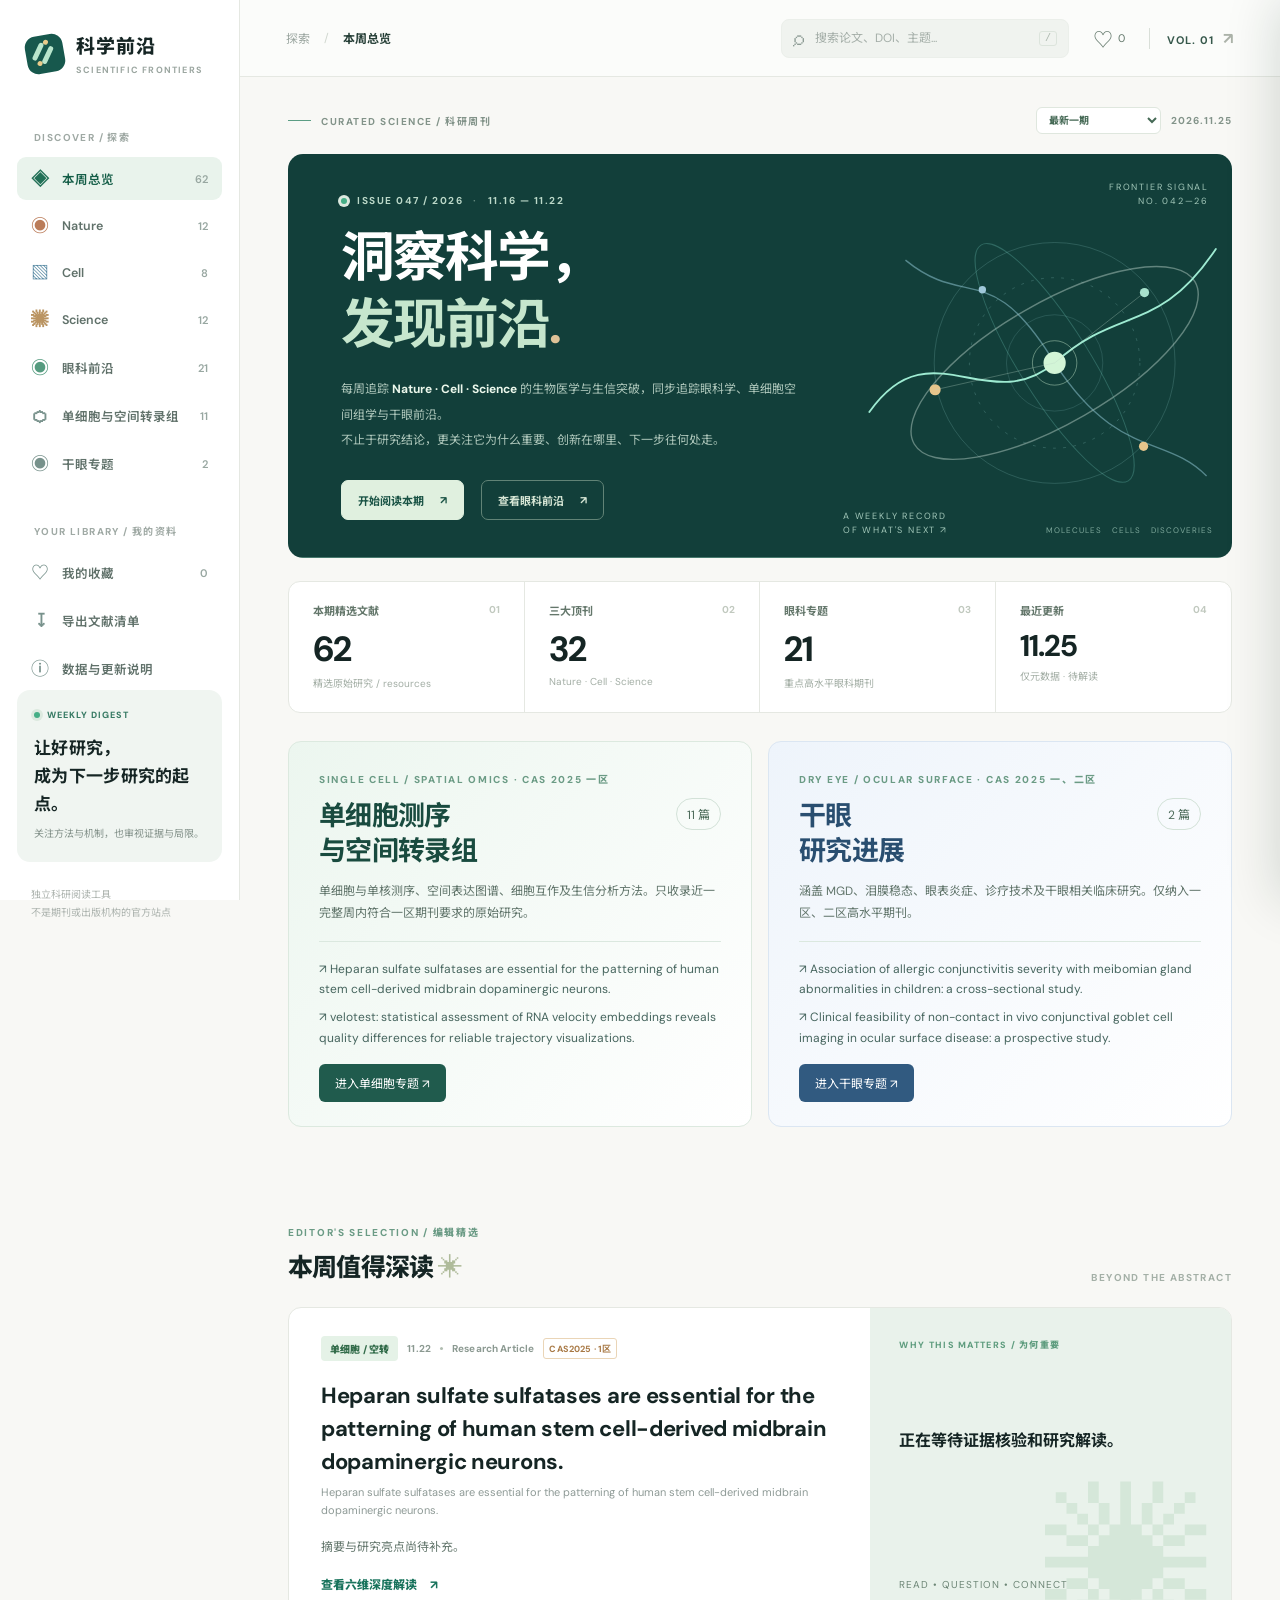
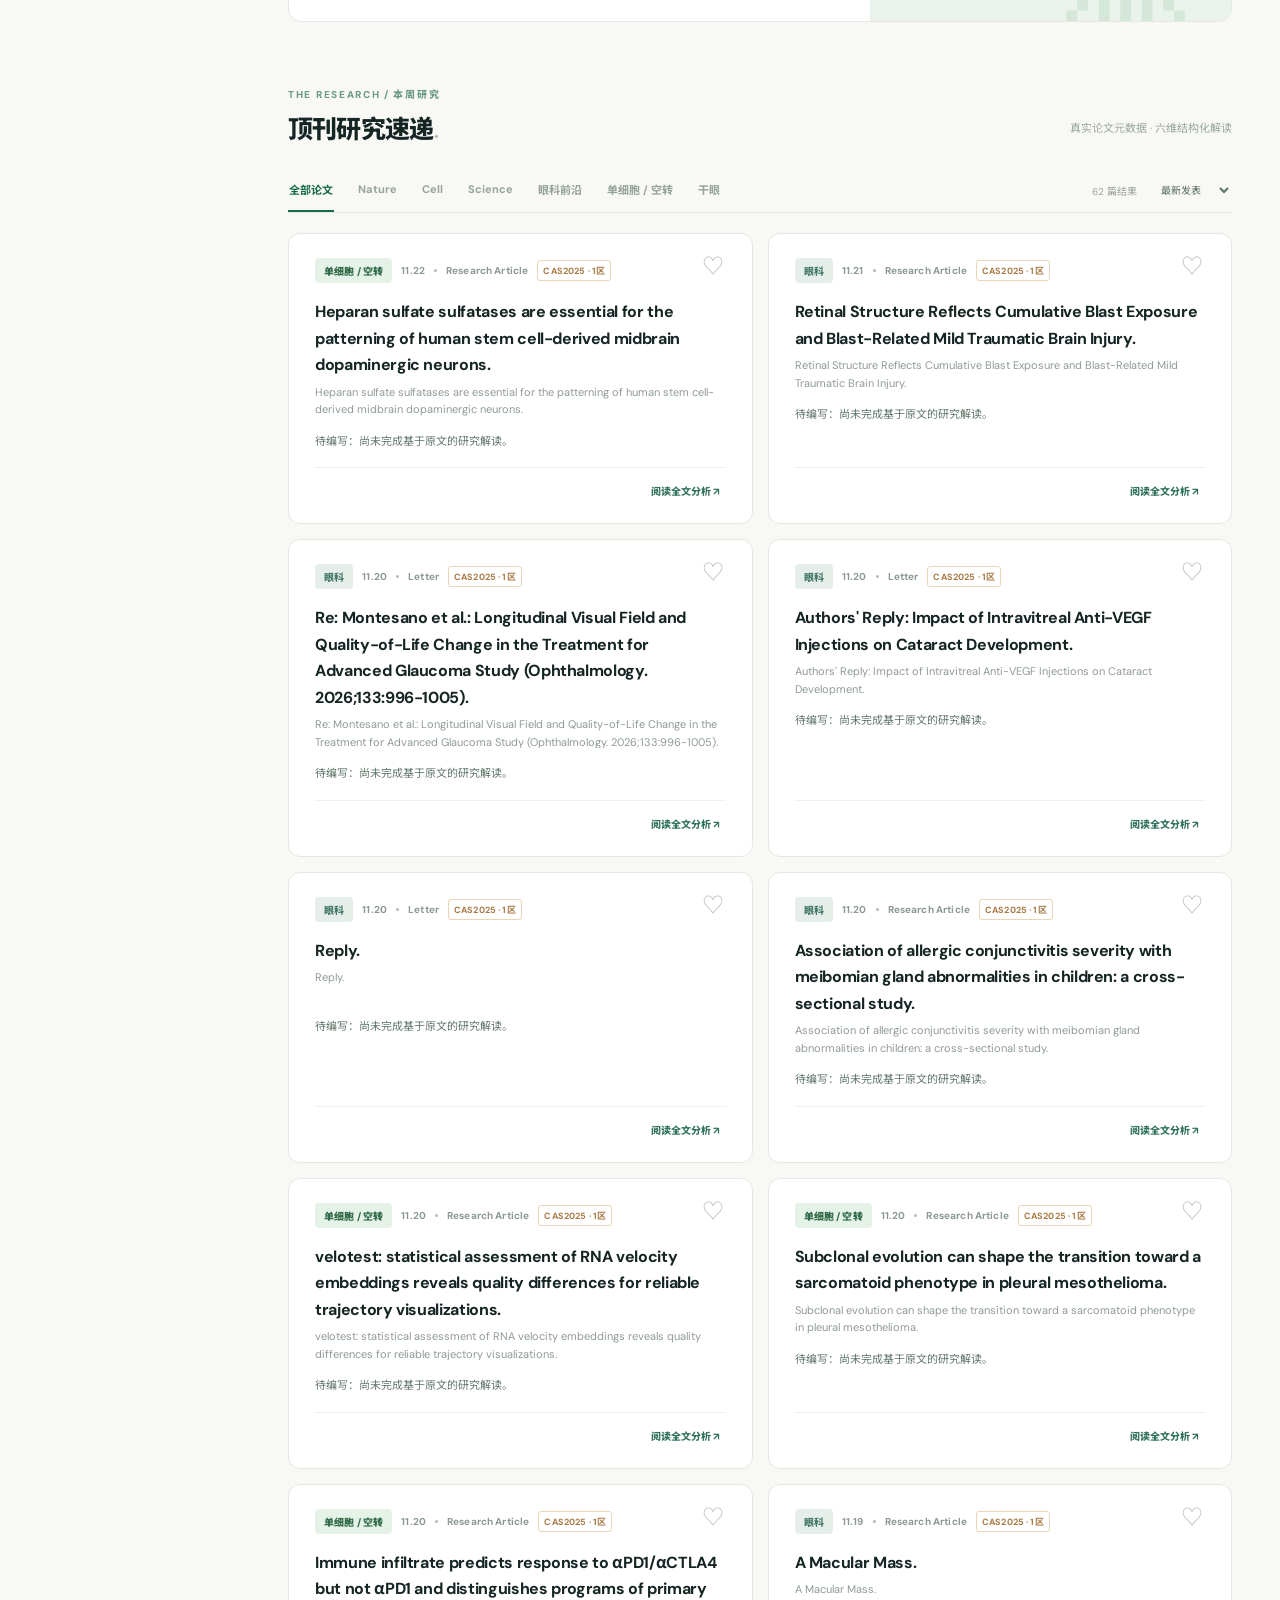
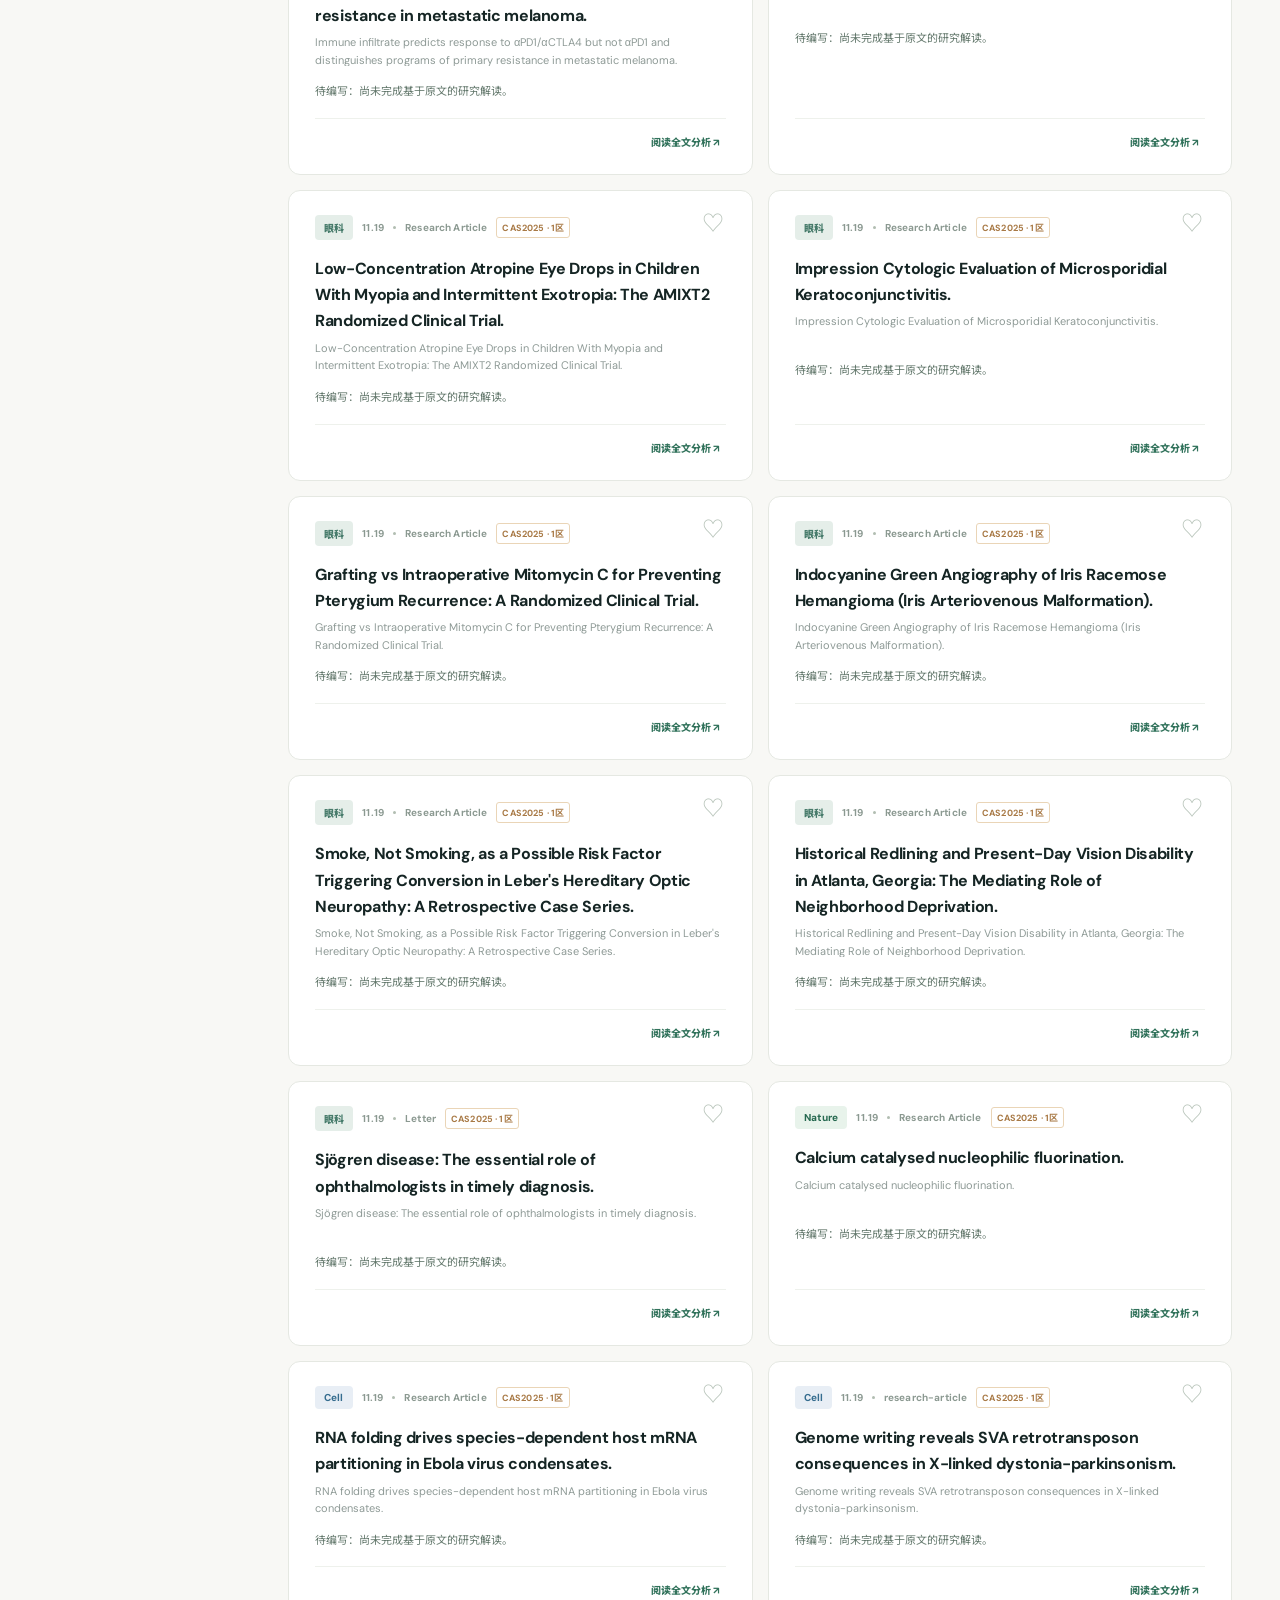
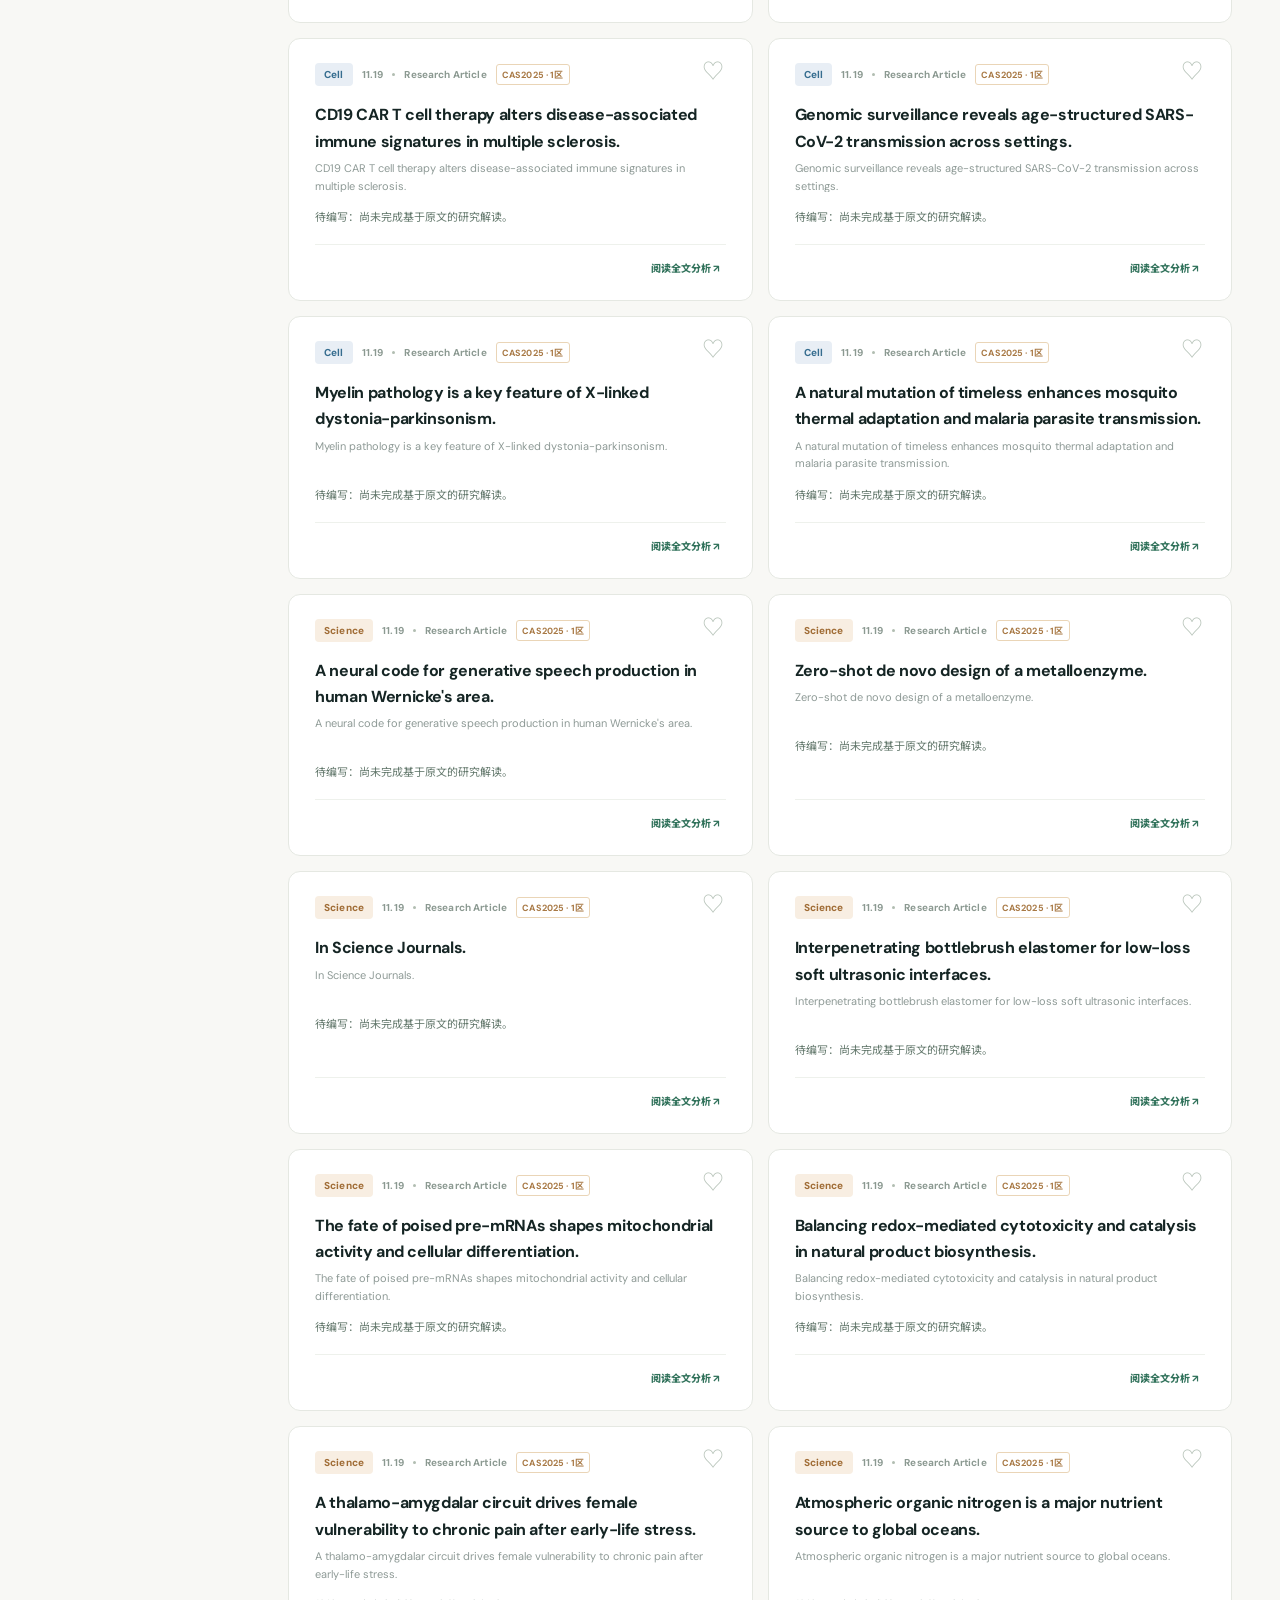
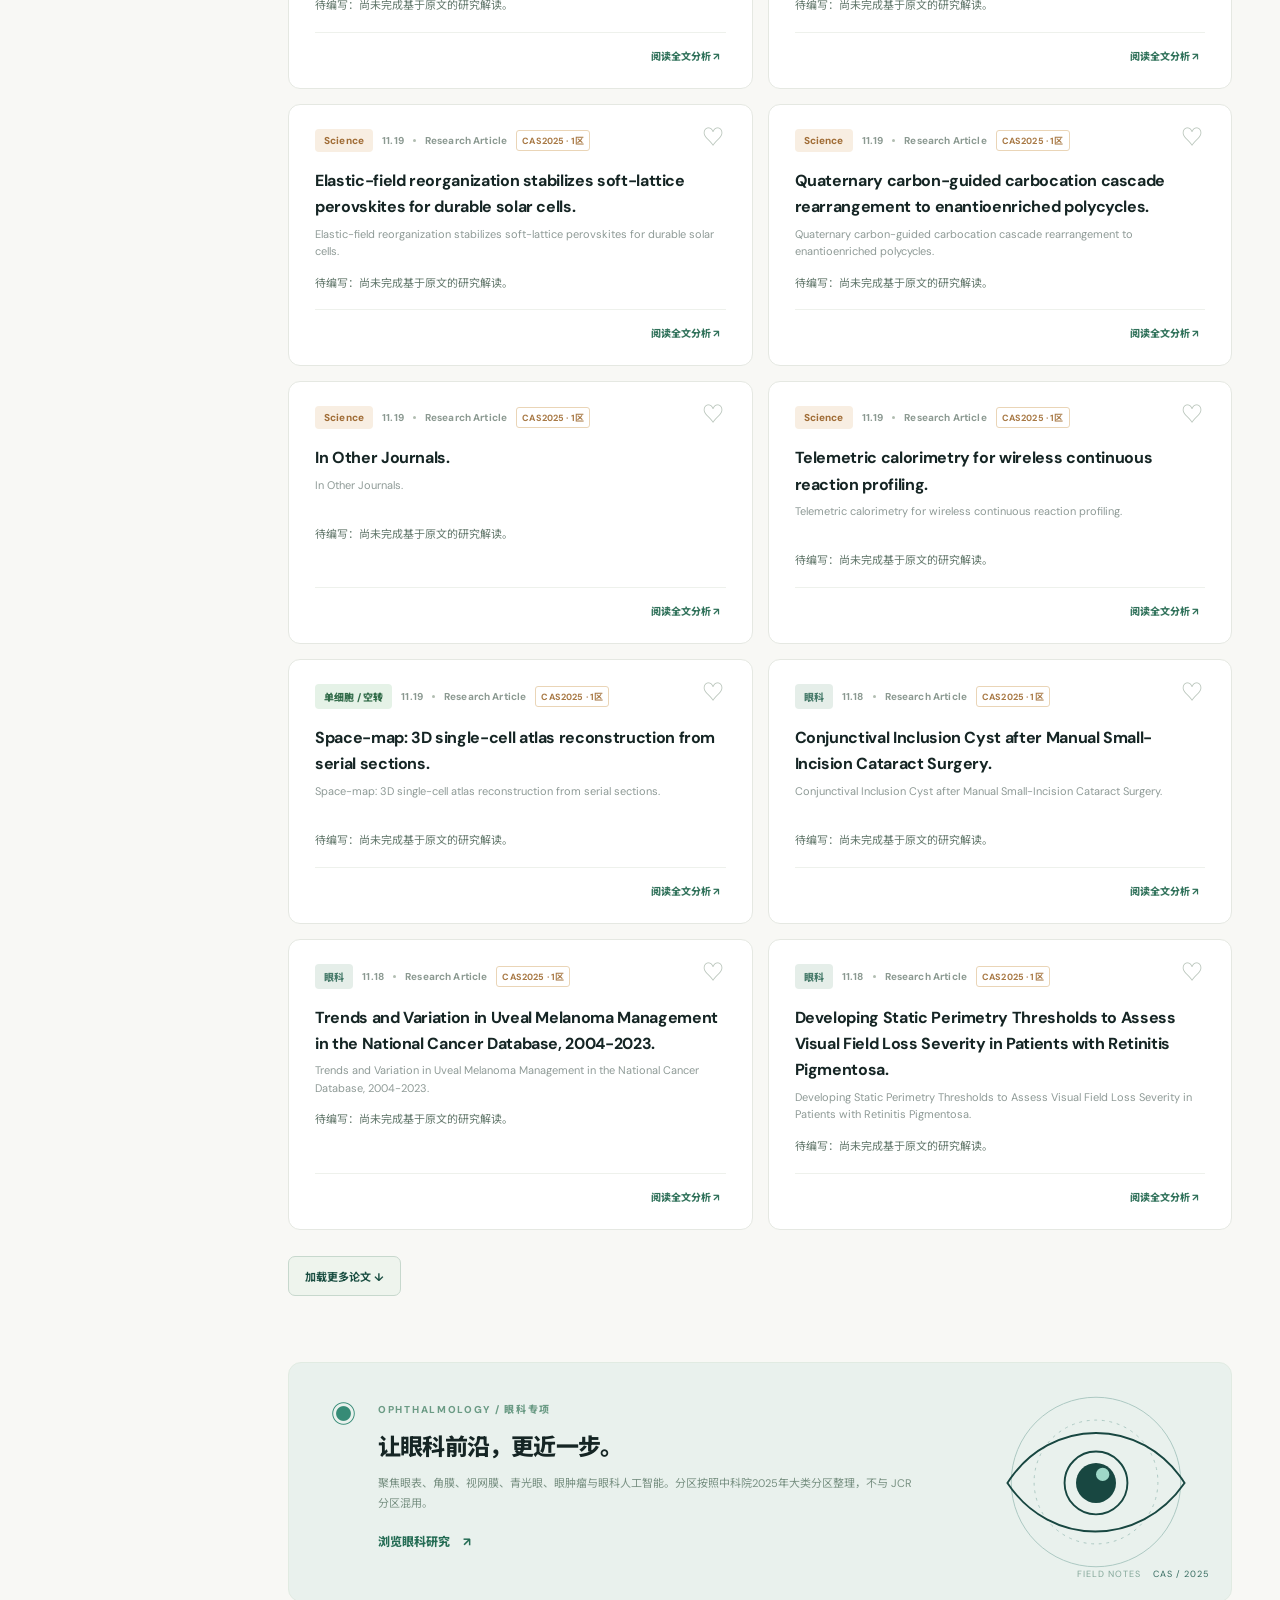
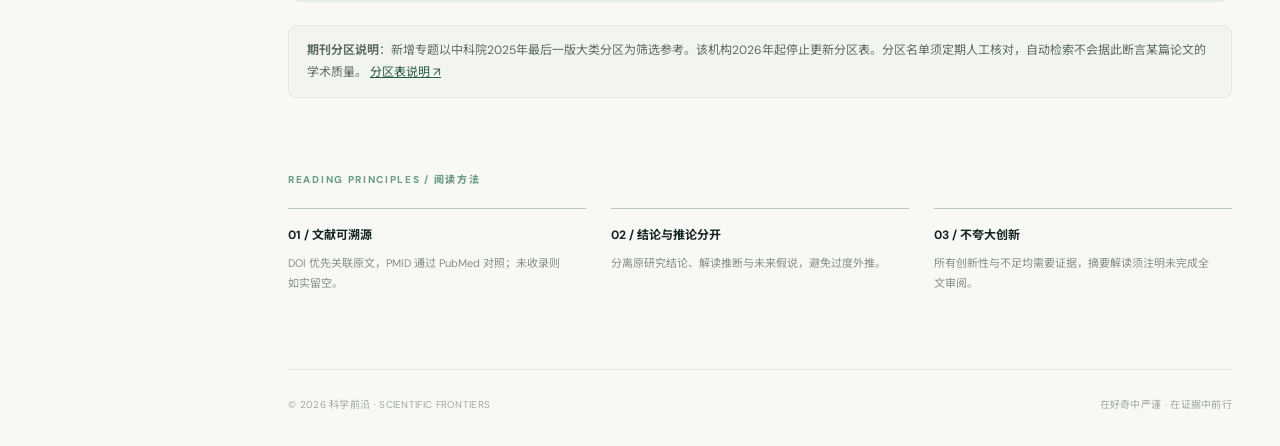
<file: index.html>
<!doctype html>
<html lang="zh-CN">
<head>
  <meta charset="utf-8" />
  <meta name="viewport" content="width=device-width, initial-scale=1" />
  <meta name="description" content="科学前沿｜每周精选 Nature、Cell、Science 生物医学与生物信息学研究，以及眼科、单细胞与空间组学、干眼专题最新研究。" />
  <meta name="theme-color" content="#f8f8f5" />
  <title>科学前沿 · Scientific Frontiers</title>
  <link rel="preconnect" href="https://fonts.googleapis.com" />
  <link rel="preconnect" href="https://fonts.gstatic.com" crossorigin />
  <link href="https://fonts.googleapis.com/css2?family=DM+Sans:wght@400;500;600;700&family=Noto+Sans+SC:wght@400;500;600;700;800&display=swap" rel="stylesheet" />
  <link rel="stylesheet" href="styles.css" />
  <script src="data/initial.js" defer></script>
  <script src="app.js" defer></script>
</head>
<body>
<div class="shell">
  <aside class="sidebar" id="sidebar" aria-label="主导航">
    <a class="brand" href="#top" data-nav="all"><span class="brand-logo" aria-hidden="true"><i></i><i></i><i></i><i></i></span><span class="brand-copy"><b>科学前沿</b><small>SCIENTIFIC FRONTIERS</small></span></a>
    <div class="nav-caption">DISCOVER / 探索</div>
    <nav class="nav-list" id="mainNav">
      <button class="nav-item active" data-nav="all"><span class="nav-glyph">◈</span> 本周总览 <span class="nav-count" id="cnt-all">—</span></button>
      <button class="nav-item" data-nav="Nature"><span class="nav-glyph glyph-nature">◉</span> Nature <span class="nav-count" id="cnt-Nature">—</span></button>
      <button class="nav-item" data-nav="Cell"><span class="nav-glyph glyph-cell">▧</span> Cell <span class="nav-count" id="cnt-Cell">—</span></button>
      <button class="nav-item" data-nav="Science"><span class="nav-glyph glyph-science">✺</span> Science <span class="nav-count" id="cnt-Science">—</span></button>
      <button class="nav-item" data-nav="Eye"><span class="nav-glyph glyph-eye">◉</span> 眼科前沿 <span class="nav-count" id="cnt-Eye">—</span></button>
      <button class="nav-item" data-nav="SingleCell"><span class="nav-glyph">⬡</span> 单细胞与空间转录组 <span class="nav-count" id="cnt-SingleCell">—</span></button>
      <button class="nav-item" data-nav="DryEye"><span class="nav-glyph">◉</span> 干眼专题 <span class="nav-count" id="cnt-DryEye">—</span></button>
    </nav>
    <div class="nav-caption second-caption">YOUR LIBRARY / 我的资料</div>
    <nav class="nav-list">
      <button class="nav-item" data-nav="saved"><span class="nav-glyph">♡</span> 我的收藏 <span class="nav-count" id="cnt-saved">0</span></button>
      <button class="nav-item" id="exportBtn"><span class="nav-glyph">↧</span> 导出文献清单</button>
      <button class="nav-item" id="helpBtn"><span class="nav-glyph">ⓘ</span> 数据与更新说明</button>
    </nav>
    <div class="sidebar-bottom"><div class="sidebar-note"><div class="pulse"><span></span> WEEKLY DIGEST</div><strong>让好研究，<br>成为下一步研究的起点。</strong><p>关注方法与机制，也审视证据与局限。</p></div><div class="side-foot">独立科研阅读工具<br>不是期刊或出版机构的官方站点</div></div>
  </aside>
  <div class="app-main" id="top">
    <header class="topbar"><div class="breadcrumb"><button class="mobile-menu" id="menuBtn" aria-label="打开菜单">☰</button><span>探索</span><span class="slash">/</span><strong id="breadCurrent">本周总览</strong></div><div class="top-actions"><div class="search-wrap"><span class="search-icon">⌕</span><input id="searchInput" type="search" placeholder="搜索论文、DOI、主题..." aria-label="搜索论文" /><kbd>/</kbd></div><button class="icon-btn" id="bookmarkTop" aria-label="查看收藏">♡ <span id="topSavedCount">0</span></button><span class="issue-id">VOL. 01 <span>↗</span></span></div></header>
    <main class="content">
      <div class="topline"><span class="line-mark"></span><span>CURATED SCIENCE / 科研周刊</span><span class="topline-date" id="todayDate">2026.10.18</span></div>
      <section class="hero" id="hero"><div class="hero-content"><div class="hero-eyebrow"><span class="hero-dot"></span><span id="issueLabel">ISSUE 042 / 2026</span> <span class="hero-separator">·</span> <span id="issueRange">10.12 — 10.18</span></div><h1>洞察科学，<br><em>发现前沿<span class="hero-period">.</span></em></h1><p>每周追踪 <b>Nature · Cell · Science</b> 的生物医学与生信突破，同步追踪眼科学、单细胞空间组学与干眼前沿。<br>不止于研究结论，更关注它为什么重要、创新在哪里、下一步往何处走。</p><div class="hero-buttons"><button class="btn-light" id="readLatest">开始阅读本期 <span>↗</span></button><button class="btn-ghost" id="jumpEye">查看眼科前沿 <span>↗</span></button></div></div><div class="hero-art" aria-hidden="true"><div class="art-label top">FRONTIER SIGNAL<br>NO. 042—26</div><svg viewBox="0 0 460 335" fill="none"><circle cx="250" cy="175" r="130" stroke="#7BB4B1" stroke-opacity=".28"/><circle cx="250" cy="175" r="92" stroke="#7BB4B1" stroke-opacity=".33" stroke-dasharray="3 8"/><circle cx="250" cy="175" r="52" stroke="#7BB4B1" stroke-opacity=".23"/><ellipse cx="250" cy="175" rx="175" ry="65" transform="rotate(-30 250 175)" stroke="#C9DFD6" stroke-opacity=".43" stroke-width="1.5"/><ellipse cx="250" cy="175" rx="150" ry="38" transform="rotate(58 250 175)" stroke="#72C5B8" stroke-opacity=".3"/><path d="M50 228 C115 135 177 235 250 175 C320 112 362 145 424 52" stroke="#9EEBD2" stroke-width="2" stroke-linecap="round"/><path d="M89 64 C155 118 181 61 250 175 C317 279 370 252 414 297" stroke="#83B7C4" stroke-opacity=".6" stroke-width="1.5"/><circle cx="250" cy="175" r="12" fill="#D3F5D7"/><circle cx="250" cy="175" r="24" stroke="#D3F5D7" stroke-opacity=".45"/><circle cx="121" cy="204" r="6" fill="#E6C58B"/><circle cx="347" cy="99" r="5" fill="#A7E1CD"/><circle cx="346" cy="265" r="5" fill="#E6C58B"/><circle cx="172" cy="96" r="4" fill="#9FC7D9"/><path d="M250 175 L347 99 M250 175 L121 204" stroke="#B7D4C4" stroke-opacity=".35"/></svg><div class="orbit-caption"><span>MOLECULES</span><span>CELLS</span><span>DISCOVERIES</span></div><div class="art-label bottom">A WEEKLY RECORD<br>OF WHAT'S NEXT ↗</div></div></section>
      <section class="metric-row" id="metrics"><div class="metric"><div class="metric-label">本期精选文献 <span>01</span></div><div class="metric-value" id="statTotal">—</div><div class="metric-sub">精选原始研究 / resources</div></div><div class="metric"><div class="metric-label">三大顶刊 <span>02</span></div><div class="metric-value" id="statTop">—</div><div class="metric-sub">Nature · Cell · Science</div></div><div class="metric"><div class="metric-label">眼科专题 <span>03</span></div><div class="metric-value" id="statEye">—</div><div class="metric-sub">重点高水平眼科期刊</div></div><div class="metric"><div class="metric-label">最近更新 <span>04</span></div><div class="metric-value metric-date" id="statDate">10.18</div><div class="metric-sub" id="dataState">首期人工整理 · 可追溯</div></div></section>
      <section class="topic-row" id="topicSection" aria-label="新增前沿专题">
        <article class="topic-panel singlecell-panel"><div class="kicker">SINGLE CELL / SPATIAL OMICS · CAS 2025 一区</div><div class="topic-head"><h2>单细胞测序<br>与空间转录组</h2><span id="topicCountSingleCell">— 篇</span></div><p>单细胞与单核测序、空间表达图谱、细胞互作及生信分析方法。只收录近一完整周内符合一区期刊要求的原始研究。</p><div class="topic-latest" id="topicLatestSingleCell">正在载入本周研究…</div><button class="topic-go" data-topic="SingleCell">进入单细胞专题 ↗</button></article>
        <article class="topic-panel dryeye-panel"><div class="kicker">DRY EYE / OCULAR SURFACE · CAS 2025 一、二区</div><div class="topic-head"><h2>干眼<br>研究进展</h2><span id="topicCountDryEye">— 篇</span></div><p>涵盖 MGD、泪膜稳态、眼表炎症、诊疗技术及干眼相关临床研究。仅纳入一区、二区高水平期刊。</p><div class="topic-latest" id="topicLatestDryEye">正在载入本周研究…</div><button class="topic-go" data-topic="DryEye">进入干眼专题 ↗</button></article>
      </section>
      <section class="feature-block" id="feature"><div class="section-heading"><div><div class="kicker">EDITOR'S SELECTION / 编辑精选</div><h2>本周值得深读 <span class="heading-star">✳</span></h2></div><span class="eyebrow-aside">BEYOND THE ABSTRACT</span></div><div id="featuredCard"></div></section>
      <section class="papers-section" id="papers"><div class="section-heading paper-heading"><div><div class="kicker">THE RESEARCH / 本周研究</div><h2 id="listTitle">顶刊研究速递<span class="heading-star">.</span></h2></div><p>真实论文元数据 · 六维结构化解读</p></div><div class="filter-bar"><div class="filter-tabs" id="filterTabs"><button class="filter active" data-filter="all">全部论文</button><button class="filter" data-filter="Nature">Nature</button><button class="filter" data-filter="Cell">Cell</button><button class="filter" data-filter="Science">Science</button><button class="filter" data-filter="Eye">眼科前沿</button><button class="filter" data-filter="SingleCell">单细胞 / 空转</button><button class="filter" data-filter="DryEye">干眼</button></div><div class="filter-right"><span id="resultCount">— 篇结果</span><select id="sortSelect" aria-label="排序"><option value="newest">最新发表</option><option value="oldest">最早发表</option><option value="journal">按期刊排序</option></select></div></div><div class="papers-grid" id="paperGrid"></div><div id="loadMoreWrap" hidden style="text-align:center;margin:26px 0"><button id="loadMoreBtn" class="btn-light" style="color:#194d41;background:#eef4ed;border:1px solid #c7d8cd;cursor:pointer">加载更多论文 ↓</button></div><div class="empty-state" id="emptyState" hidden><span>⌕</span><strong>没有找到匹配的研究</strong><p>请调整筛选条件或搜索关键词。</p><button id="clearFilters">清除筛选</button></div></section>
      <section class="eye-strip" id="eyeSection"><div class="eye-identity"><span class="eye-icon">◉</span><div><div class="kicker">OPHTHALMOLOGY / 眼科专项</div><h2>让眼科前沿，更近一步。</h2><p>聚焦眼表、角膜、视网膜、青光眼、眼肿瘤与眼科人工智能。分区按照中科院2025年大类分区整理，不与 JCR 分区混用。</p><button class="eye-go" id="eyeExplore">浏览眼科研究 <span>↗</span></button></div></div><div class="eye-visual" aria-hidden="true"><svg viewBox="0 0 210 210" fill="none"><circle cx="105" cy="105" r="89" stroke="#a9c7c0" stroke-width="1"/><circle cx="105" cy="105" r="65" stroke="#a9c7c0" stroke-width="1" stroke-dasharray="3 5"/><path d="M12 106 C57 36 153 36 198 106 C151 174 57 174 12 106Z" stroke="#184741" stroke-width="2"/><circle cx="105" cy="106" r="33" stroke="#184741" stroke-width="2"/><circle cx="105" cy="106" r="21" fill="#184741"/><circle cx="112" cy="97" r="7" fill="#9ed8c8"/></svg><div class="eye-visual-meta">FIELD NOTES <span>CAS / 2025</span></div></div></section>
      <section class="ranking-note"><b>期刊分区说明</b>：新增专题以中科院2025年最后一版大类分区为筛选参考。该机构2026年起停止更新分区表。分区名单须定期人工核对，自动检索不会据此断言某篇论文的学术质量。 <a href="https://www.lib.szu.edu.cn/er/fenqubiao" target="_blank" rel="noopener noreferrer">分区表说明 ↗</a></section>
      <section class="principles"><div class="kicker">READING PRINCIPLES / 阅读方法</div><div class="principles-row"><div><b>01 / 文献可溯源</b><p>DOI 优先关联原文，PMID 通过 PubMed 对照；未收录则如实留空。</p></div><div><b>02 / 结论与推论分开</b><p>分离原研究结论、解读推断与未来假说，避免过度外推。</p></div><div><b>03 / 不夸大创新</b><p>所有创新性与不足均需要证据，摘要解读须注明未完成全文审阅。</p></div></div></section>
      <footer><span>© 2026 科学前沿 · SCIENTIFIC FRONTIERS</span><span>在好奇中严谨 · 在证据中前行</span></footer>
    </main>
  </div>
</div>
<div id="drawerShade" class="drawer-shade" hidden></div>
<aside id="detailDrawer" class="detail-drawer" role="dialog" aria-modal="true" aria-labelledby="detailTitle" aria-hidden="true"><div class="drawer-top"><span>RESEARCH BRIEF / 论文深读</span><button id="closeDrawer" aria-label="关闭详情">✕</button></div><div class="drawer-scroll" id="drawerBody"></div></aside>
<div id="toast" class="toast" role="status" aria-live="polite"></div>
</body>
</html>
</file>
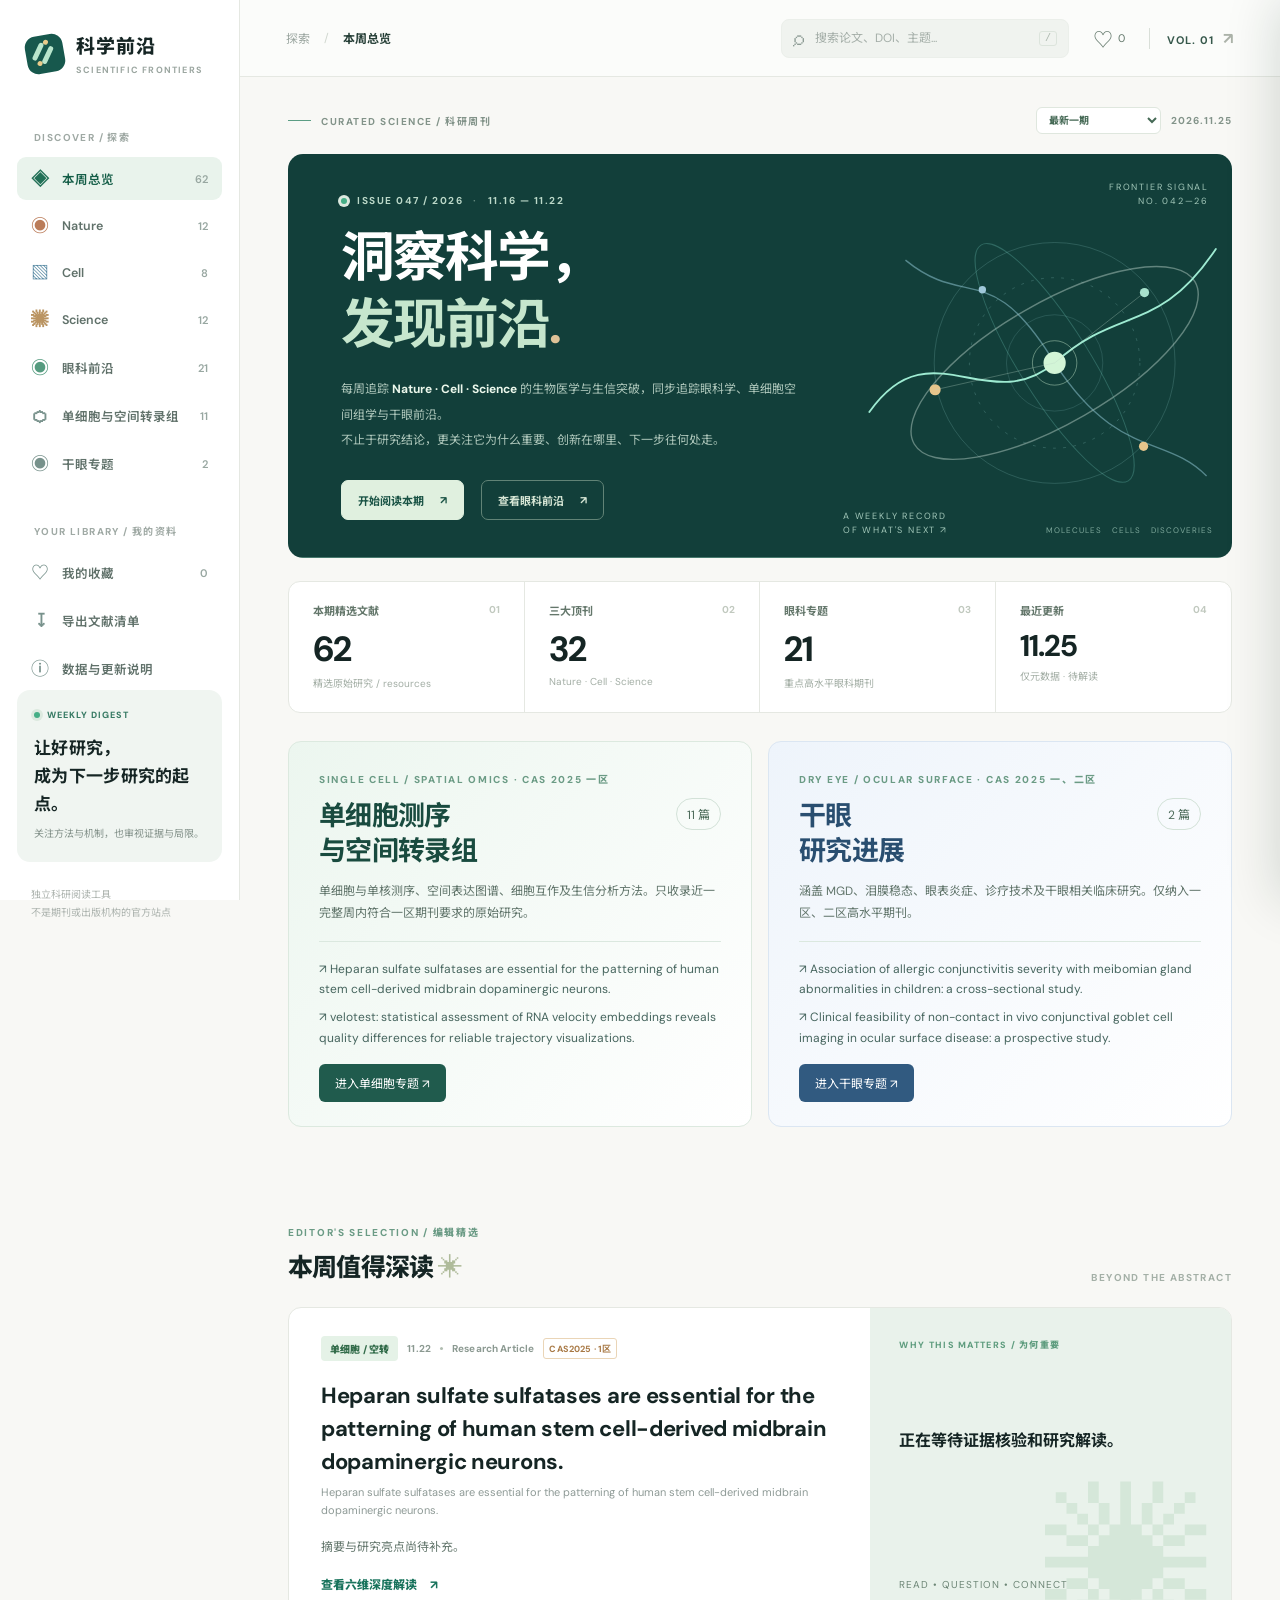
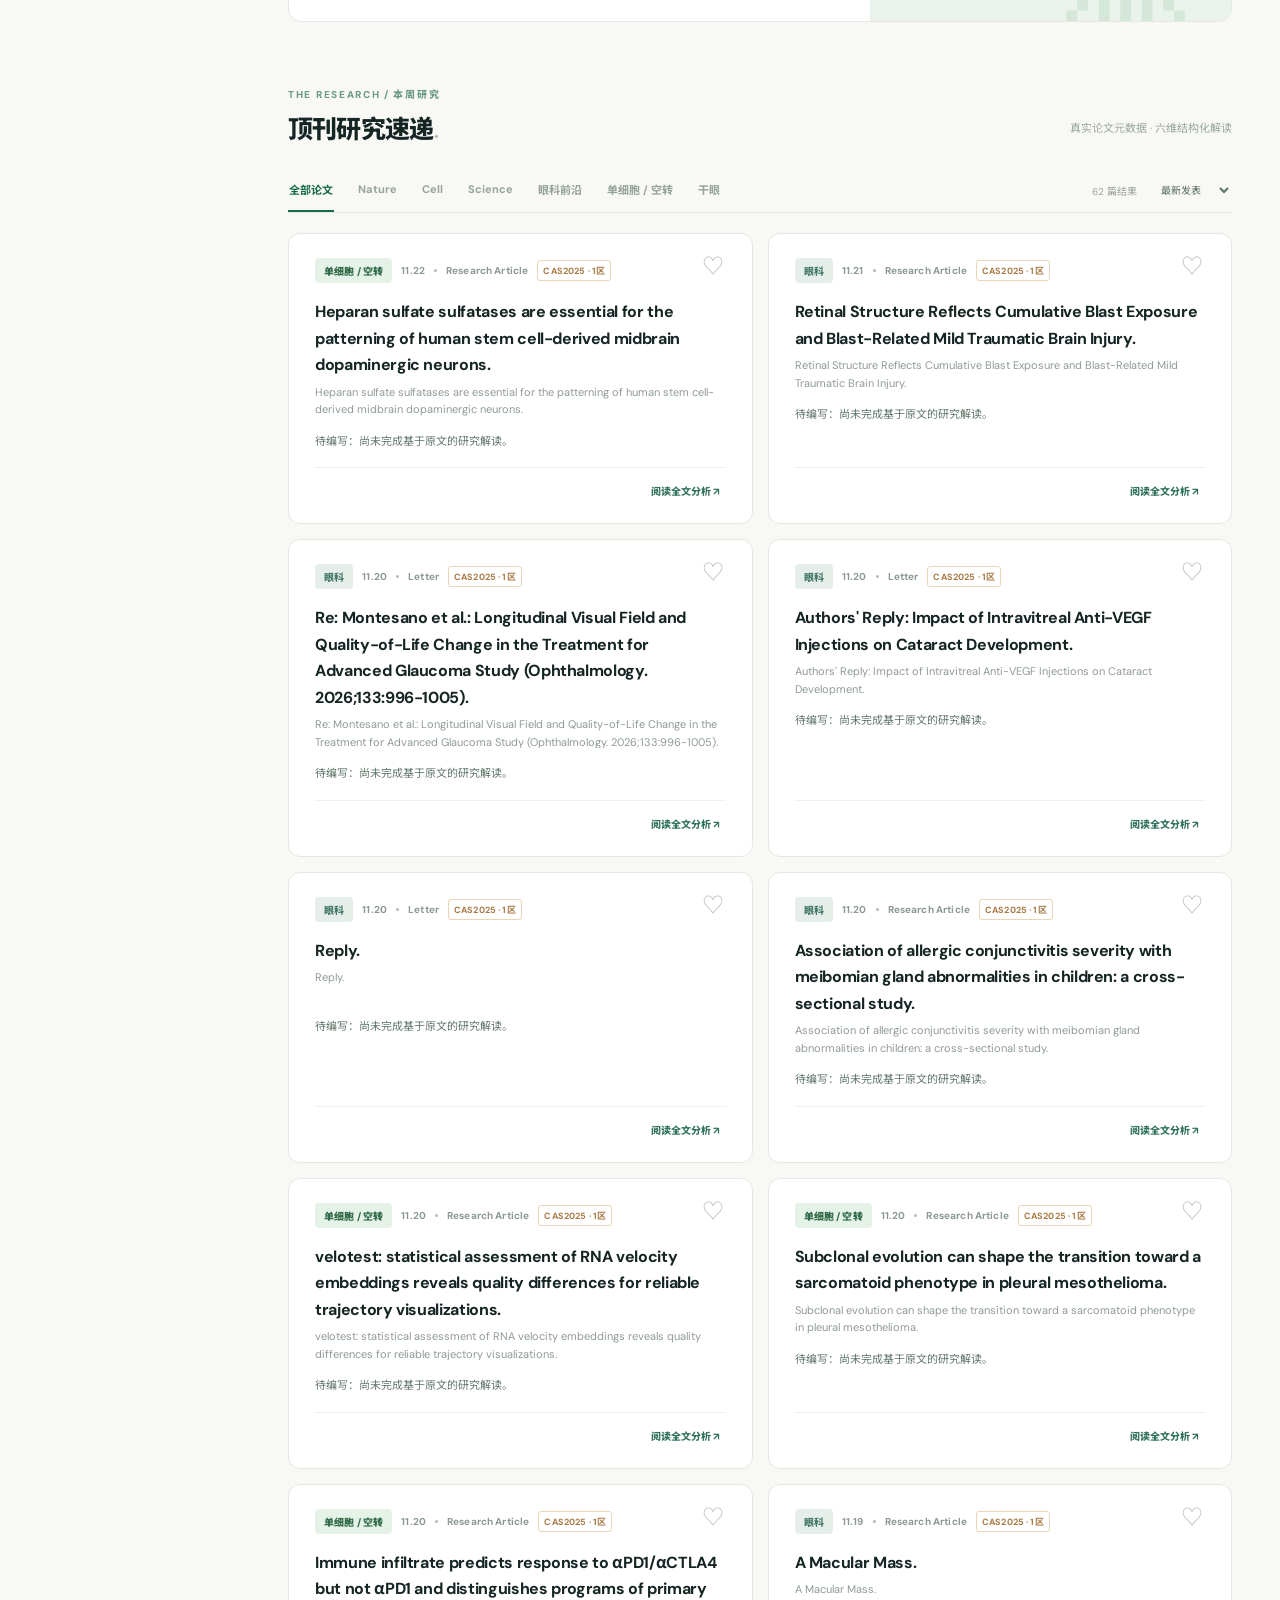
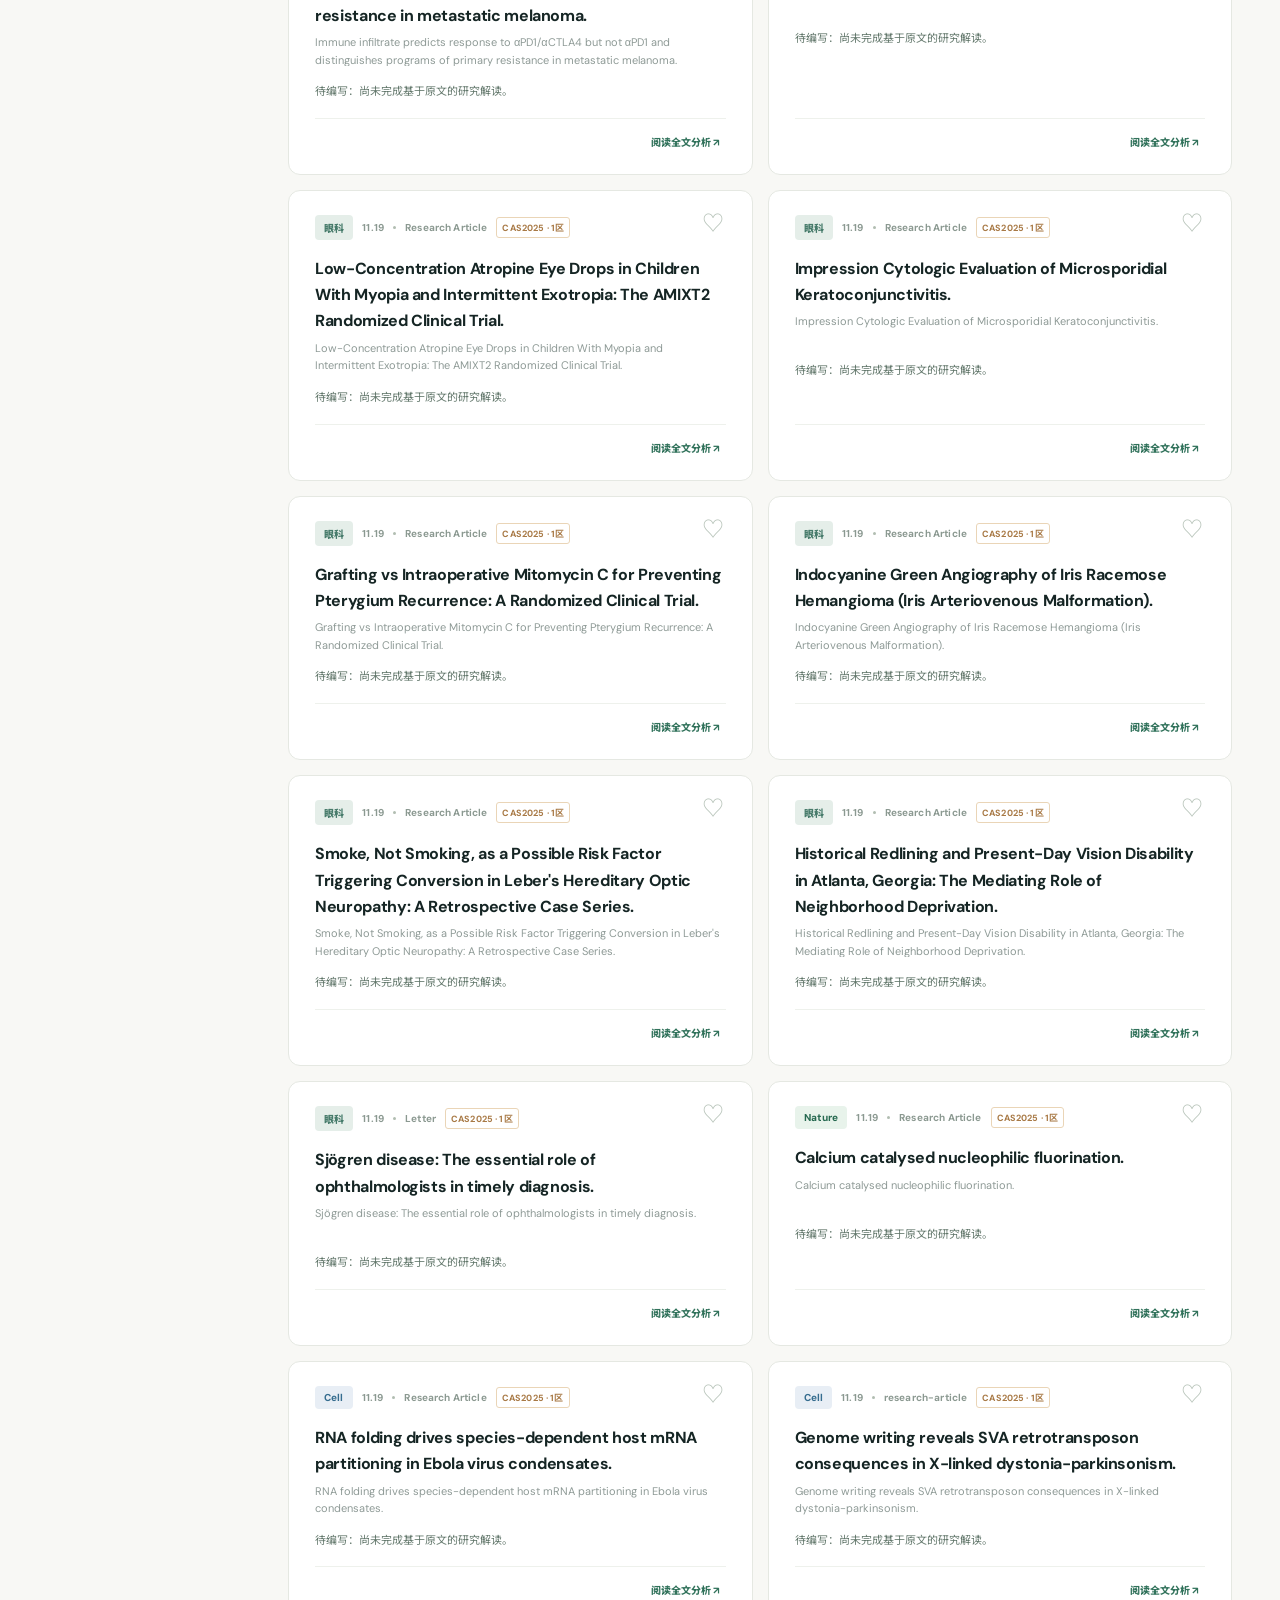
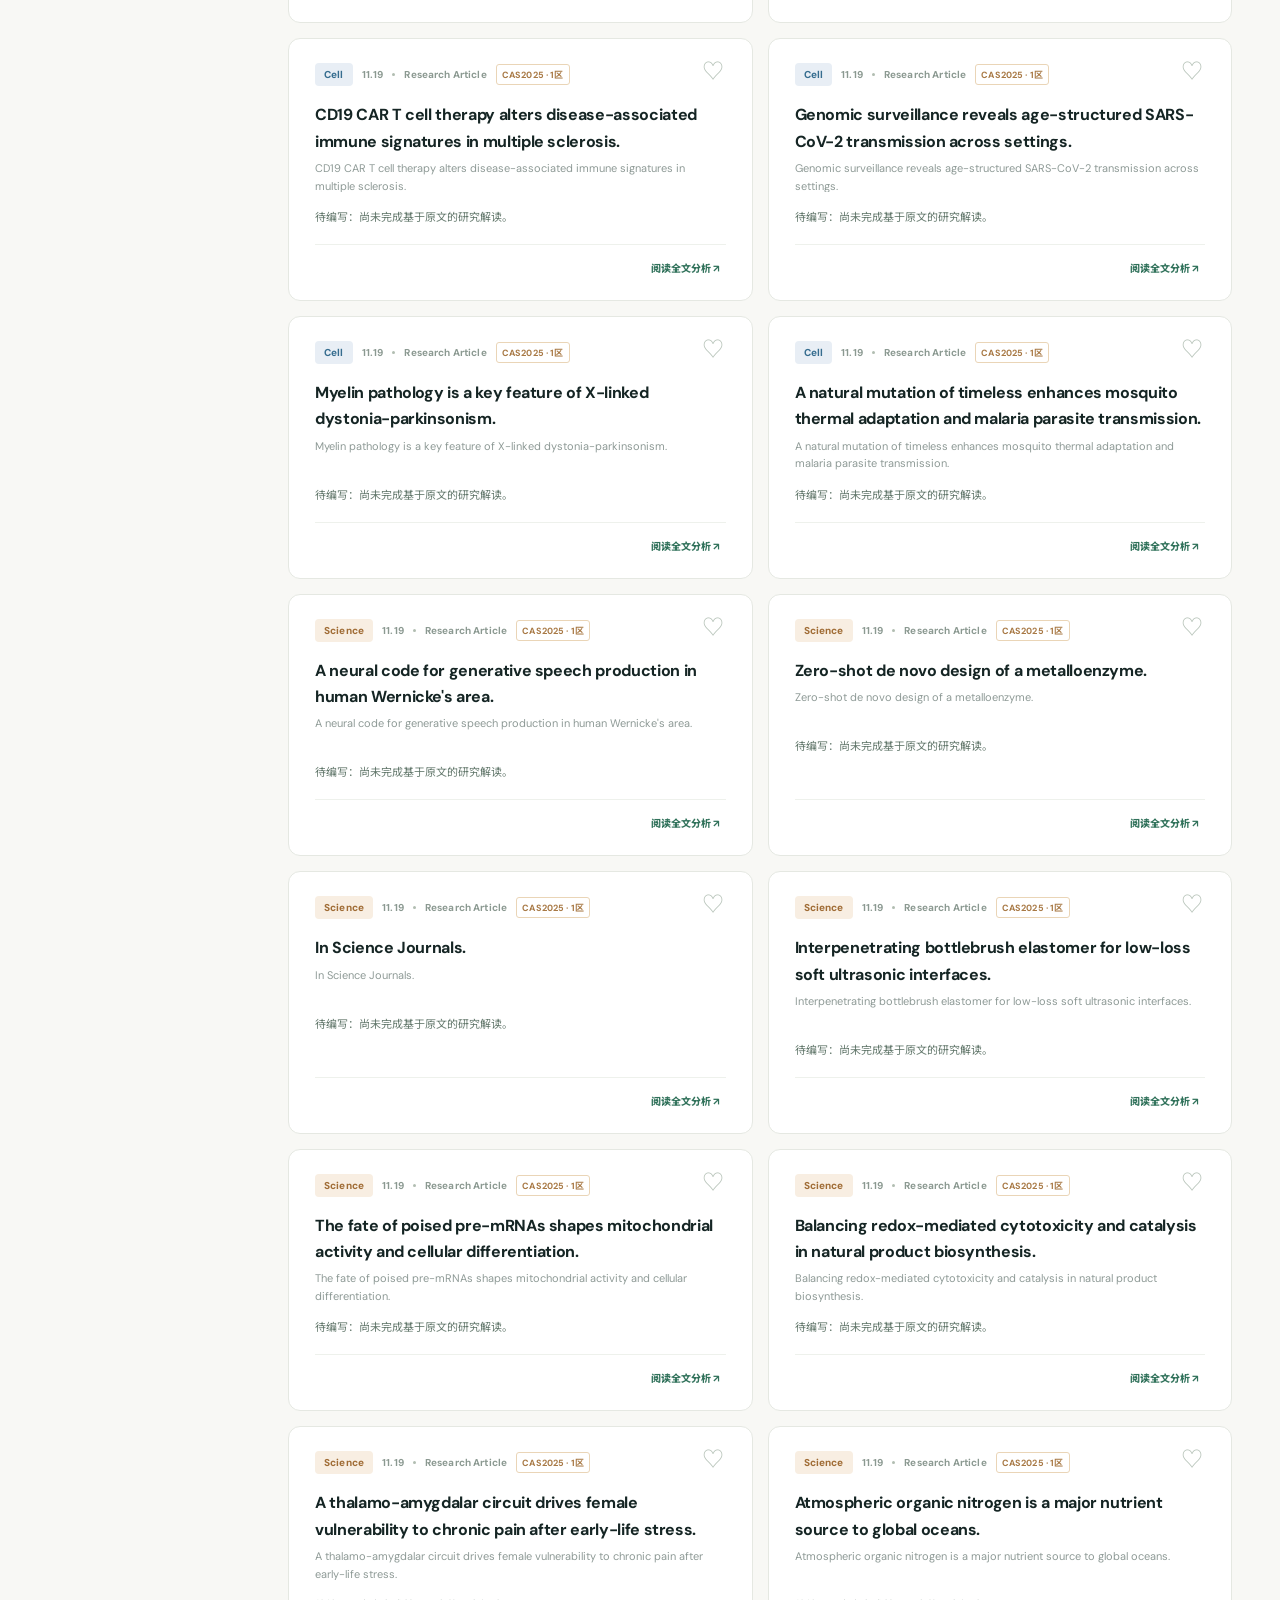
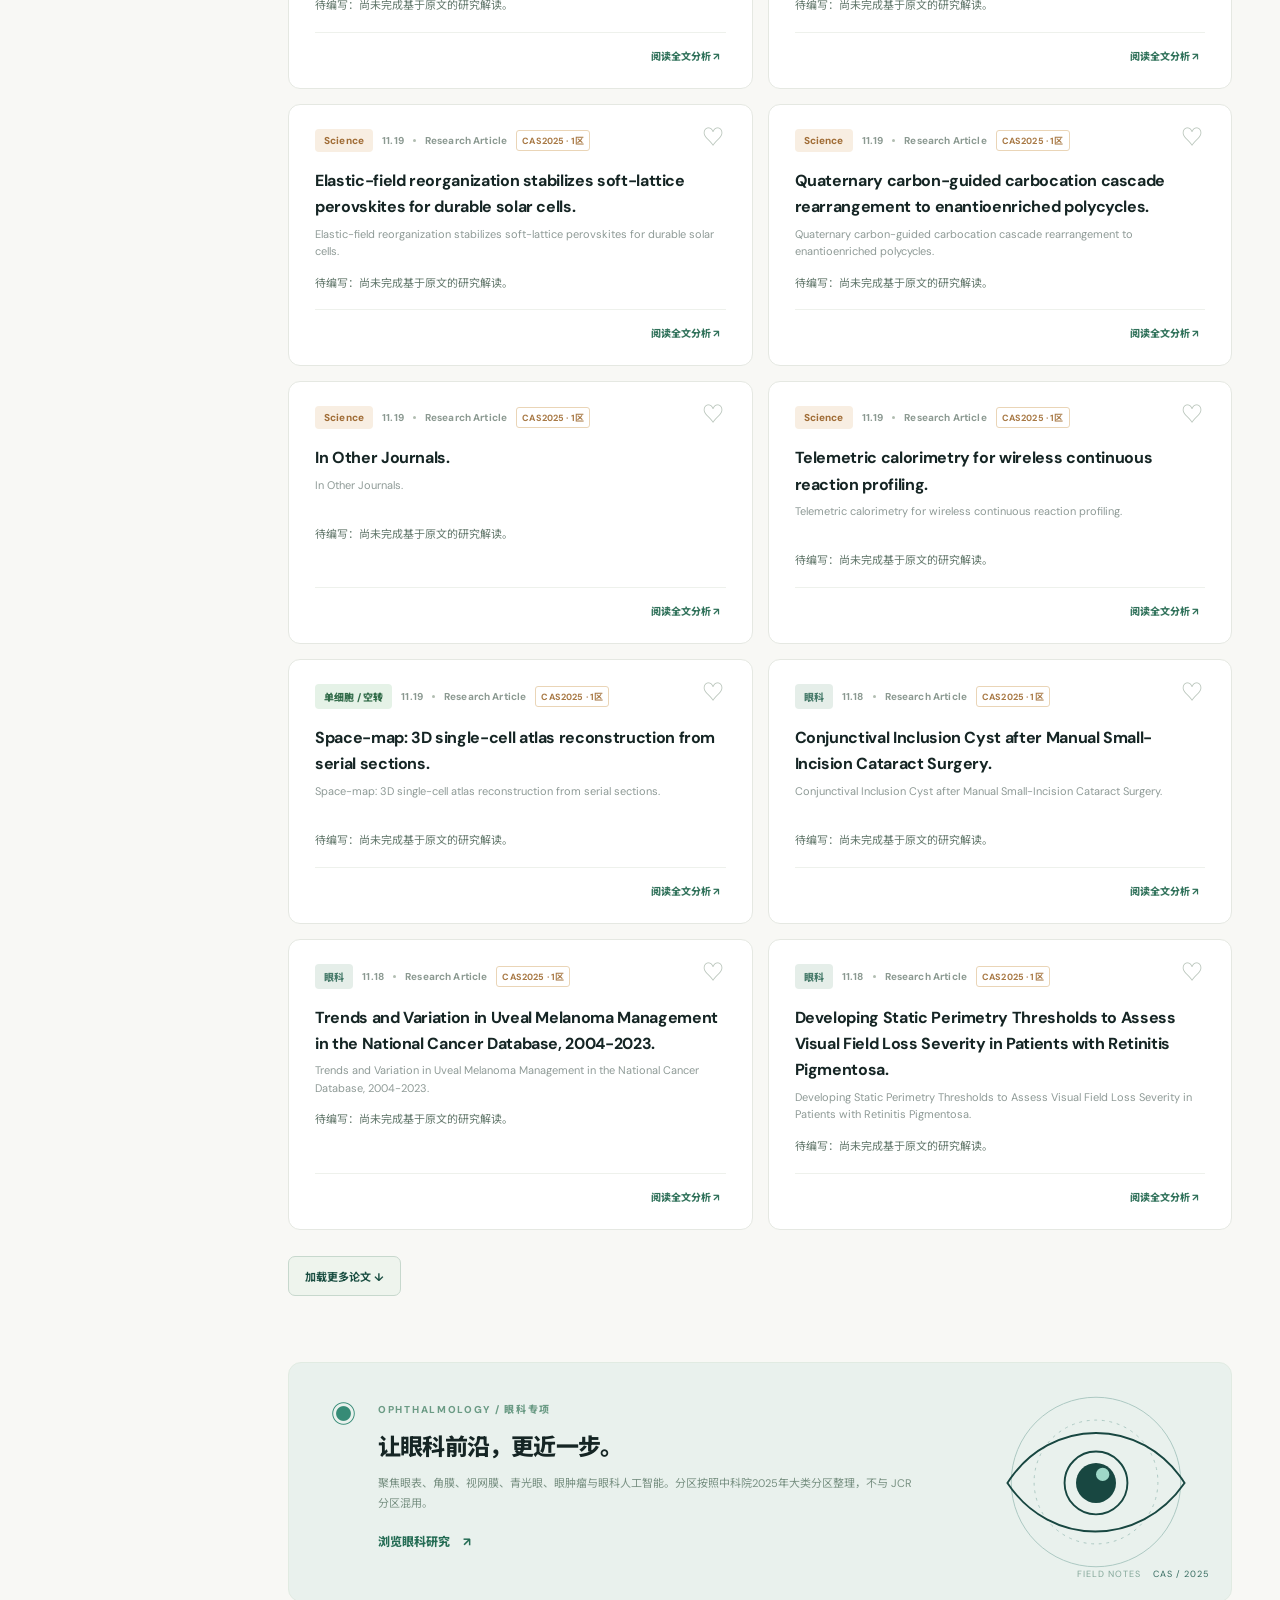
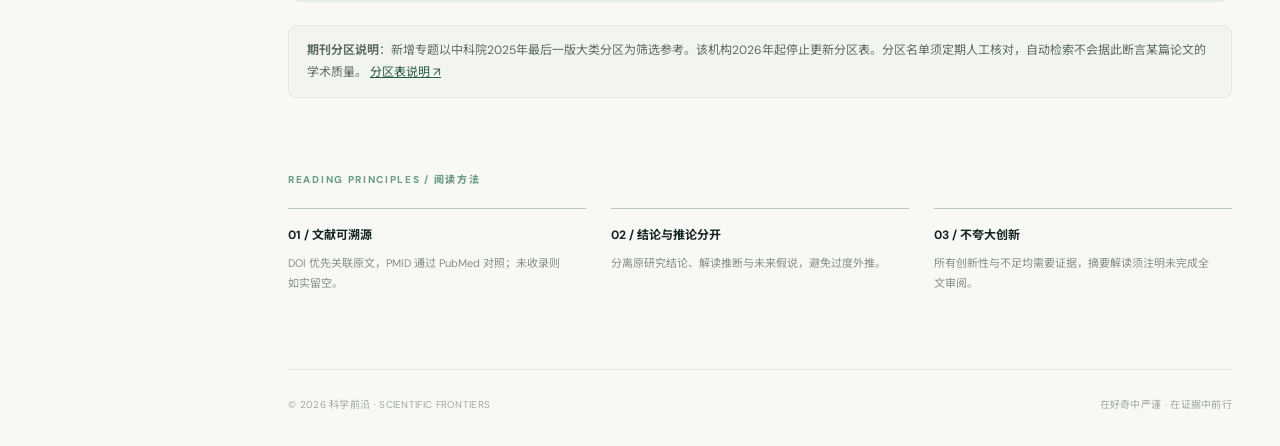
<file: 科学前沿-单文件演示版.html>
<!doctype html>
<html lang="zh-CN">
<head>
  <meta charset="utf-8" />
  <meta name="viewport" content="width=device-width, initial-scale=1" />
  <meta name="description" content="科学前沿｜每周精选 Nature、Cell、Science 生物医学与生物信息学研究，以及眼科、单细胞与空间组学、干眼专题最新研究。" />
  <meta name="theme-color" content="#f8f8f5" />
  <title>科学前沿 · Scientific Frontiers</title>
  <link rel="preconnect" href="https://fonts.googleapis.com" />
  <link rel="preconnect" href="https://fonts.gstatic.com" crossorigin />
  <link href="https://fonts.googleapis.com/css2?family=DM+Sans:wght@400;500;600;700&family=Noto+Sans+SC:wght@400;500;600;700;800&display=swap" rel="stylesheet" />
  <style>
:root{--bg:#f8f8f5;--panel:#fff;--ink:#152524;--sub:#687675;--line:#e5e8e2;--green:#165d50;--mint:#dcefe7;--amber:#c79858;--font:'DM Sans','Noto Sans SC',sans-serif}*{box-sizing:border-box}html{scroll-behavior:smooth}body{margin:0;background:var(--bg);color:var(--ink);font-family:var(--font);font-size:14px;-webkit-font-smoothing:antialiased}button,input,select{font:inherit}button{cursor:pointer}a{color:inherit;text-decoration:none}button:focus-visible,a:focus-visible,input:focus-visible,select:focus-visible{outline:2px solid #4ca791;outline-offset:3px}.shell{display:flex;min-height:100vh}.sidebar{position:sticky;top:0;height:100vh;flex:0 0 240px;width:240px;border-right:1px solid var(--line);background:#fff;display:flex;flex-direction:column;padding:31px 17px 18px;z-index:15}.brand{display:flex;align-items:center;gap:12px;padding:0 9px 52px}.brand-logo{position:relative;width:38px;height:38px;border-radius:11px;background:#17584d;transform:rotate(-10deg);display:grid;place-items:center}.brand-logo i{position:absolute;display:block;width:5px;height:19px;background:#b8e5cc;border-radius:6px;transform:rotate(35deg)}.brand-logo i:nth-child(1){left:10px;top:6px}.brand-logo i:nth-child(2){left:19px;top:11px}.brand-logo i:nth-child(3){left:19px;top:5px;height:5px;background:#e9cb8b}.brand-logo i:nth-child(4){left:10px;top:25px;height:5px;background:#e9cb8b}.brand-copy b{font-size:19px;letter-spacing:1px;font-weight:800;display:block}.brand-copy small{font-size:9px;letter-spacing:1.2px;color:#9ba6a0;font-weight:700}.nav-caption{font-size:10px;color:#9fa9a4;letter-spacing:1.4px;font-weight:700;padding:0 17px 13px}.second-caption{padding-top:38px}.nav-list{display:grid;gap:5px}.nav-item{width:100%;padding:12px 14px;border:0;background:transparent;color:#60716a;font-size:12.5px;font-weight:600;text-align:left;display:flex;gap:13px;align-items:center;border-radius:9px;transition:.2s}.nav-item:hover{background:#f2f7f2;color:#1a5748}.nav-item.active{background:#e9f3ec;color:#145d47}.nav-glyph{width:18px;font-size:18px;line-height:1;text-align:center;color:#78928c}.active .nav-glyph{color:#227057}.glyph-nature{color:#bb7c59}.glyph-cell{color:#5b8ca5}.glyph-science{color:#ba9462}.glyph-eye{color:#559b7f}.nav-count{margin-left:auto;font-size:11px;color:#98a7a1}.sidebar-bottom{margin-top:auto}.sidebar-note{padding:19px 17px;background:#f0f5f1;border-radius:13px}.pulse{color:#377a64;letter-spacing:1px;font-size:9px;font-weight:800;display:flex;align-items:center;gap:7px;margin-bottom:13px}.pulse span,.hero-dot{width:6px;height:6px;background:#45ae86;border-radius:50%;box-shadow:0 0 0 3px #dce9df}.sidebar-note strong{font-size:17px;line-height:1.65;letter-spacing:.3px}.sidebar-note p{color:#83918a;font-size:10px;line-height:1.8;margin:7px 0 0}.side-foot{font-size:10px;color:#acb3ae;line-height:1.75;padding:24px 14px 0}.app-main{min-width:0;flex:1}.topbar{height:77px;border-bottom:1px solid var(--line);background:#fbfcfa;display:flex;align-items:center;justify-content:space-between;padding:0 46px;gap:12px}.breadcrumb{font-size:12px;color:#9ba6a0;display:flex;align-items:center;gap:14px;white-space:nowrap}.breadcrumb strong{color:#263f37;font-weight:700}.slash{color:#d0d7cf}.top-actions{display:flex;align-items:center;gap:18px}.search-wrap{height:39px;background:#f0f3ef;border:1px solid #ebefea;display:flex;align-items:center;gap:9px;padding:0 11px;border-radius:8px;width:288px}.search-wrap .search-icon{font-size:22px;line-height:1;color:#8d9b94}.search-wrap input{background:transparent;border:0;outline:0;width:100%;font-size:12px;color:#27403a}.search-wrap input::placeholder{color:#a4aea8}.search-wrap kbd{color:#a9b6ac;border:1px solid #dce4dc;border-radius:3px;padding:1px 5px;font-size:10px}.icon-btn{background:none;border:0;font-size:20px;color:#657a6d;display:flex;align-items:center;gap:5px}.icon-btn span{font-size:11px}.issue-id{font-size:11px;font-weight:700;letter-spacing:1px;border-left:1px solid #d9dfd8;padding-left:17px;color:#36584b;white-space:nowrap}.issue-id span{font-size:16px;color:#acb3a9;margin-left:5px}.mobile-menu{display:none}.content{max-width:1540px;margin:auto;padding:0 48px}.topline{display:flex;align-items:center;gap:10px;padding:30px 0 20px;color:#829389;font-size:10px;font-weight:700;letter-spacing:1.5px}.line-mark{height:1px;width:23px;background:#5b9d84}.topline-date{margin-left:auto;letter-spacing:1px}.hero{min-height:370px;background:#123f3a;color:white;border-radius:15px;overflow:hidden;position:relative;display:grid;grid-template-columns:1.14fr .86fr}.hero:before{content:'';position:absolute;left:0;bottom:0;width:100%;height:1px;background:#7cb6a2;opacity:.5}.hero-content{z-index:2;padding:40px 20px 38px 53px}.hero-eyebrow{display:flex;align-items:center;gap:10px;letter-spacing:1.5px;font-size:10px;color:#bcd9c9;font-weight:700}.hero-separator{opacity:.5}.hero h1{font-size:clamp(40px,4.2vw,65px);line-height:1.25;letter-spacing:-2px;font-weight:700;margin:18px 0 18px}.hero h1 em{font-style:normal;color:#c6e6cd}.hero-period{color:#dec297}.hero-content>p{color:#aec7bb;line-height:2.1;font-size:12px;max-width:570px;margin:0}.hero-content>p b{color:#ecf8ec;font-weight:700}.hero-buttons{display:flex;gap:17px;margin-top:27px}.btn-light,.btn-ghost{padding:11px 16px;border-radius:7px;font-size:11px;font-weight:700;display:flex;gap:16px;align-items:center}.btn-light{background:#e0f0df;color:#1b5446;border:1px solid #e0f0df}.btn-light:hover{background:#fff}.btn-ghost{background:transparent;color:#d6e6d5;border:1px solid #618376}.btn-ghost:hover{border-color:#cce5d8}.hero-art{position:relative;overflow:hidden}.hero-art svg{width:105%;height:100%;object-fit:contain;min-height:330px;transform:translateX(-3px)}.art-label{font-size:9px;line-height:1.55;letter-spacing:1.8px;color:#a2c7b9;position:absolute;z-index:1}.art-label.top{right:23px;top:27px;text-align:right}.art-label.bottom{left:17px;bottom:20px}.orbit-caption{position:absolute;right:19px;bottom:23px;display:flex;gap:10px;font-size:8px;letter-spacing:1px;color:#7da79a}.metric-row{display:grid;grid-template-columns:repeat(4,1fr);margin-top:23px;background:white;border:1px solid var(--line);border-radius:12px;overflow:hidden}.metric{padding:20px 24px;min-height:130px;border-right:1px solid var(--line)}.metric:last-child{border-right:0}.metric-label{font-size:11px;color:#64776b;font-weight:700;display:flex;justify-content:space-between;align-items:center}.metric-label span{font-family:'DM Sans',sans-serif;font-size:10px;color:#c1c9bf}.metric-value{font-family:'DM Sans',sans-serif;font-size:35px;letter-spacing:-1px;font-weight:700;line-height:1.4;margin:7px 0 1px}.metric-date{font-size:30px}.metric-sub{font-size:10px;color:#a3aea5}.feature-block{padding-top:61px}.section-heading{display:flex;align-items:end;justify-content:space-between;margin-bottom:23px}.kicker{font-size:10px;letter-spacing:1.7px;color:#6b9b85;font-weight:800}.section-heading h2,.eye-identity h2{font-size:25px;letter-spacing:-.8px;margin:8px 0 0;font-weight:800}.heading-star{color:#afbb9a;font-family:serif;font-weight:400}.eyebrow-aside{font-size:10px;letter-spacing:1.4px;color:#a4b0a7;font-weight:700}.feature-card{display:grid;grid-template-columns:1fr .62fr;background:#fff;border:1px solid var(--line);border-radius:13px;overflow:hidden;min-height:235px}.feature-copy{padding:28px 32px}.card-meta{display:flex;align-items:center;gap:9px;font-size:10px;color:#8b9991;font-weight:700;letter-spacing:.15px;flex-wrap:wrap}.journal-label{padding:5px 9px;color:#266950;background:#e8f3eb;border-radius:4px;font-weight:800;font-size:10px}.journal-label.Cell{background:#e8eef5;color:#366d8f}.journal-label.Science{background:#f8eee2;color:#a06c35}.journal-label.Eye{background:#e5eee9;color:#477b6b}.mini-dot{height:3px;width:3px;border-radius:50%;background:#b1bdb1}.feature-copy h3{font-size:22px;line-height:1.5;letter-spacing:-.3px;margin:18px 0 6px}.english-title{font-family:'DM Sans',sans-serif;font-size:11px;line-height:1.6;color:#8e9a96;margin:0}.feature-summary{font-size:12px;color:#63766c;line-height:1.85;margin:17px 0}.feature-cta{border:0;background:none;color:#18735c;font-weight:800;font-size:12px;padding:0}.feature-cta:hover,.eye-go:hover{text-decoration:underline}.feature-cta span{padding-left:10px}.feature-aside{background:#e9f2eb;padding:30px 29px;display:flex;flex-direction:column;justify-content:space-between;position:relative}.feature-aside:after{content:'✺';position:absolute;right:14px;bottom:-38px;font-size:172px;color:#d5e7d9;line-height:1;pointer-events:none}.aside-kicker{font-size:9px;font-weight:800;color:#5e9c7e;letter-spacing:1.3px}.feature-aside strong{position:relative;z-index:1;font-size:16px;line-height:1.7;max-width:245px;margin-top:16px}.feature-aside footer{position:relative;z-index:1;font-size:10px;color:#6d8676;border:0;padding:0;background:none;letter-spacing:1px}.papers-section{padding-top:64px;scroll-margin-top:30px}.paper-heading p{font-size:11px;color:#9ba89e}.filter-bar{display:flex;justify-content:space-between;align-items:center;border-bottom:1px solid #e2e6df;margin-bottom:20px;gap:10px}.filter-tabs{display:flex;gap:23px;overflow:auto;white-space:nowrap}.filter{border:0;border-bottom:2px solid transparent;padding:12px 1px 13px;background:transparent;color:#96a39a;font-size:11px;font-weight:700}.filter:hover{color:#266851}.filter.active{color:#176b4d;border-bottom-color:#176b4d}.filter-right{display:flex;align-items:center;gap:15px;color:#9ba59c;font-size:10px;white-space:nowrap}.filter-right select{border:0;background:transparent;color:#5e7264;font-size:10px;padding:5px;outline:0}.papers-grid{display:grid;grid-template-columns:repeat(2,minmax(0,1fr));gap:15px}.paper-card{border:1px solid var(--line);border-radius:12px;background:white;padding:24px 26px;display:flex;flex-direction:column;min-height:245px;position:relative;transition:box-shadow .2s,transform .2s,border-color .2s}.paper-card:hover{box-shadow:0 13px 35px #143b2a0b;border-color:#d0dcd3;transform:translateY(-2px)}.paper-card .card-meta{padding-right:40px}.paper-card h3{font-size:16px;line-height:1.65;letter-spacing:-.35px;margin:16px 0 5px}.paper-card .english-title{height:32px;overflow:hidden}.paper-card .card-find{font-size:11px;line-height:1.8;color:#62776b;margin:16px 0 16px;display:-webkit-box;-webkit-line-clamp:2;-webkit-box-orient:vertical;overflow:hidden}.paper-bottom{display:flex;justify-content:space-between;gap:10px;align-items:center;border-top:1px solid #eef1ec;margin-top:auto;padding-top:14px}.tags{display:flex;align-items:center;gap:6px;flex-wrap:wrap}.tag{padding:5px 8px;background:#f3f6f2;border-radius:4px;color:#7b9384;font-size:9px}.read-link{color:#31725b;background:none;border:0;font-weight:800;font-size:10px;white-space:nowrap}.save-card{position:absolute;right:22px;top:21px;border:0;background:transparent;font-size:22px;color:#b8c4ba;line-height:1}.save-card.saved{color:#e1a363}.eye-strip{margin-top:66px;border-radius:13px;background:#e9f1ed;border:1px solid #e1ebe2;display:grid;grid-template-columns:1fr 270px;min-height:240px;overflow:hidden;scroll-margin-top:26px}.eye-identity{padding:38px 42px;display:flex;gap:22px}.eye-icon{color:#368b76;font-size:25px;line-height:1.1}.eye-identity h2{font-size:23px;margin-top:12px}.eye-identity p{color:#789082;line-height:1.9;font-size:11px;max-width:540px}.eye-go{background:transparent;border:0;color:#246c54;font-size:12px;font-weight:800;padding:7px 0 0}.eye-go span{padding-left:10px}.eye-visual{display:grid;place-items:center;position:relative}.eye-visual svg{width:200px;height:200px}.eye-visual-meta{position:absolute;right:22px;bottom:21px;font-size:9px;color:#82a699;letter-spacing:1px}.eye-visual-meta span{color:#366b60;margin-left:9px}.principles{padding-top:73px}.principles-row{display:grid;grid-template-columns:repeat(3,1fr);gap:25px;margin-top:22px}.principles-row>div{border-top:1px solid #b9c7bc;padding-top:16px}.principles-row b{font-size:12px}.principles-row p{color:#849187;line-height:1.8;font-size:11px;max-width:280px}footer{margin-top:64px;padding:26px 0 35px;border-top:1px solid var(--line);display:flex;justify-content:space-between;gap:12px;font-size:10px;color:#a1aba3;letter-spacing:.3px}.empty-state{padding:50px;text-align:center;background:white;border:1px dashed #cfdbce;border-radius:12px}.empty-state span{font-size:30px;display:block;color:#9fae9e}.empty-state strong{display:block;margin:10px}.empty-state p{font-size:12px;color:#8ca08e}.empty-state button{padding:9px 15px;border:1px solid #bdd8c2;background:#eaf2e9;color:#356b4f;border-radius:7px}.drawer-shade{position:fixed;inset:0;background:#0a241fa6;z-index:40}.detail-drawer{position:fixed;right:0;top:0;bottom:0;background:#fff;z-index:41;width:min(680px,100vw);display:flex;flex-direction:column;box-shadow:-16px 0 50px #0e25182a;transform:translateX(102%);transition:transform .25s cubic-bezier(.2,.7,.2,1)}.detail-drawer.open{transform:translateX(0)}.drawer-top{height:64px;border-bottom:1px solid #e9eee7;display:flex;align-items:center;justify-content:space-between;padding:0 32px;color:#7e9b87;font-size:10px;letter-spacing:1.5px;font-weight:800}.drawer-top button{font-size:16px;border:0;background:#f1f5f1;border-radius:7px;width:32px;height:32px;color:#657a6a}.drawer-scroll{overflow:auto;padding:27px 36px 60px}.drawer-scroll h2{font-size:27px;line-height:1.5;margin:19px 0 9px}.drawer-eng{font-size:13px;line-height:1.65;color:#82918a}.drawer-tags{display:flex;gap:8px;flex-wrap:wrap;margin:17px 0 23px}.evidence-note{background:#f8f5ed;border-left:3px solid #cda971;color:#85724f;padding:12px 15px;font-size:11px;line-height:1.7;margin:22px 0}.analysis-cell{padding:21px 0;border-bottom:1px solid #ecf0eb}.analysis-cell small{font-size:10px;color:#38866a;font-weight:800;letter-spacing:1.1px;display:block}.analysis-cell h4{font-size:14px;margin:8px 0}.analysis-cell p{font-size:12px;color:#5c7064;line-height:2;margin:0}.ref-box{background:#f4f8f4;border-radius:9px;padding:20px;margin-top:28px;display:grid;gap:12px;font-size:12px}.ref-line{display:grid;grid-template-columns:75px 1fr;gap:8px;overflow-wrap:anywhere}.ref-line span{color:#8c9d91}.ref-line a{color:#247057;text-decoration:underline;text-underline-offset:3px}.drawer-buttons{display:flex;flex-wrap:wrap;gap:9px;margin-top:21px}.drawer-buttons a,.drawer-buttons button{display:inline-flex;align-items:center;gap:7px;background:#165d50;color:white;border:0;border-radius:7px;padding:12px 15px;font-size:11px;font-weight:800}.drawer-buttons .secondary{color:#28705b;background:#e9f3eb}.toast{position:fixed;bottom:28px;left:50%;transform:translateX(-50%) translateY(20px);background:#183e32;color:#f8fffa;border-radius:8px;box-shadow:0 7px 20px #172e2524;padding:11px 20px;font-size:12px;opacity:0;pointer-events:none;z-index:100;transition:.2s}.toast.visible{opacity:1;transform:translateX(-50%) translateY(0)}body.drawer-open{overflow:hidden}.mini-badge{color:#a87945;border:1px solid #ead5b7;border-radius:3px;padding:3px 5px;font-size:9px}.section-hidden{display:none!important}@media(max-width:1250px){.sidebar{width:215px;flex-basis:215px}.content{padding:0 28px}.topbar{padding:0 28px}.hero-content{padding-left:35px}.metric{padding:18px}.hero h1{font-size:48px}.feature-card{grid-template-columns:1fr .54fr}}@media(max-width:960px){.sidebar{position:fixed;left:0;transform:translateX(-105%);transition:transform .25s;box-shadow:10px 0 30px #1a332322}.sidebar.menu-open{transform:translateX(0)}.mobile-menu{display:inline-block;border:0;background:none;font-size:19px;color:#2c5946}.topbar{height:67px}.search-wrap{width:240px}.hero h1{font-size:52px}.hero{grid-template-columns:1.1fr .65fr}.feature-aside{padding:22px}.metric{padding:16px}.metric-value{font-size:31px}}@media(max-width:690px){.topbar{padding:0 19px}.content{padding:0 17px}.topline{padding:22px 0 14px}.search-wrap{width:38px;padding:0 8px}.search-wrap:focus-within{position:absolute;left:70px;right:75px;top:14px;width:auto;background:white;z-index:5}.search-wrap input{width:0}.search-wrap:focus-within input{width:100%}.search-wrap kbd,.issue-id{display:none}.hero{display:block;min-height:335px}.hero-content{padding:30px 24px 35px}.hero h1{font-size:43px;line-height:1.3;margin:17px 0}.hero-content>p{font-size:11px}.hero-art{display:none}.hero-buttons{margin-top:20px;gap:10px}.btn-light,.btn-ghost{padding:10px 11px;gap:6px}.metric-row{grid-template-columns:repeat(2,1fr)}.metric:nth-child(2){border-right:0}.metric:nth-child(-n+2){border-bottom:1px solid var(--line)}.metric{min-height:115px}.metric-value{font-size:29px}.feature-block,.papers-section{padding-top:42px}.section-heading h2{font-size:22px}.eyebrow-aside,.paper-heading p{display:none}.feature-card{display:block}.feature-copy{padding:22px}.feature-copy h3{font-size:18px}.feature-aside{padding:18px 22px;min-height:105px}.feature-aside strong{font-size:12px;margin-top:9px;max-width:100%}.feature-aside footer{margin:13px 0 0}.papers-grid{grid-template-columns:1fr}.paper-card{min-height:215px;padding:20px}.paper-card h3{font-size:16px}.filter-bar{display:block}.filter-tabs{gap:18px}.filter-right{justify-content:space-between;padding:7px 0}.eye-strip{grid-template-columns:1fr;margin-top:42px}.eye-identity{padding:26px 20px}.eye-identity h2{font-size:19px}.eye-visual{display:none}.principles{padding-top:48px}.principles-row{grid-template-columns:1fr;gap:11px}.principles-row p{max-width:none}footer{margin-top:40px;flex-direction:column}.drawer-scroll{padding:20px 22px 55px}.drawer-scroll h2{font-size:22px}.drawer-top{padding:0 22px}}

/* 新增专题：独立于原四刊分类，响应式卡片 */
.topic-row{display:grid;grid-template-columns:repeat(2,minmax(0,1fr));gap:16px;margin:28px 0 36px}
.topic-panel{padding:29px 30px 24px;border:1px solid #dce9df;border-radius:13px;background:linear-gradient(130deg,#ecf6ef,#fff);display:flex;flex-direction:column;min-height:295px}
.dryeye-panel{background:linear-gradient(135deg,#eef4fb,#fff);border-color:#dbe6f2}
.topic-head{display:flex;align-items:flex-start;justify-content:space-between;gap:10px}.topic-head h2{font-size:27px;line-height:1.3;letter-spacing:-.7px;margin:12px 0;color:#194b3f;font-weight:700}.dryeye-panel h2{color:#294e70}
.topic-head span{font-size:12px;border:1px solid #d3e2d8;border-radius:30px;padding:6px 10px;white-space:nowrap;color:#4c6b5a;margin-top:12px}
.topic-panel>p{font-size:12px;line-height:1.85;color:#60746a;max-width:550px;margin:0 0 16px}
.topic-latest{font-size:12px;line-height:1.7;color:#46655e;min-height:34px;margin-top:auto;border-top:1px solid #dbe8df;padding:13px 0 12px}
.topic-latest button{color:inherit;background:none;border:none;text-align:left;cursor:pointer;display:block;padding:4px 0;font:inherit}.topic-latest button:hover{text-decoration:underline}
.topic-go{border:0;border-radius:6px;background:#205b4d;color:#fff;align-self:flex-start;padding:10px 16px;cursor:pointer;font-size:12px}.dryeye-panel .topic-go{background:#315a80}
.ranking-note{font-size:12px;line-height:1.9;background:#f2f4ef;border:1px solid #e5e9e2;border-radius:8px;color:#5b6b63;padding:13px 18px;margin-top:23px}.ranking-note a{color:#295947;text-decoration:underline}
.journal-label.SingleCell{background:#e5f2e7;color:#316b49}.journal-label.DryEye{background:#e5eef9;color:#305b83}
@media(max-width:880px){.topic-row{grid-template-columns:1fr}.topic-panel{min-height:260px}}
@media(max-width:520px){.topic-panel{padding:23px 20px}.topic-head h2{font-size:23px}.topic-head span{font-size:11px}}

</style>
  <script>
window.__SCIENCE_INITIAL_DATA__ = {"issue": "2026-W42", "weekStart": "2026-10-12", "weekEnd": "2026-10-18", "generatedAt": "2026-10-18", "mode": "curated", "editorialNote": "2026-W42首期人工精选文献，含经期刊页面核验的空间组学研究。新增专题仍待自动检索补齐，不能据此认定该周无干眼论文。分析基于可公开访问的摘要与论文页面，未完整复核全文。", "papers": [{"id": "nature-microexon-2026", "journal": "Nature", "group": "Nature", "date": "2026-10-14", "type": "Article", "featured": true, "title": "A microexon regulatory code reveals autism-linked genetic variation", "zh": "微外显子调控密码揭示与孤独症相关的遗传变异", "authors": "Parada GE, Bretschneider H, et al.", "doi": "10.1038/s41586-026-11119-w", "pmid": null, "url": "https://www.nature.com/articles/s41586-026-11119-w", "tags": ["生物信息学", "RNA 剪接", "神经发育"], "finding": "研究整合脑组织转录组及单核数据，扩展神经元微外显子图谱，并通过机器学习建立剪接调控序列模型，识别可能改变剪接的孤独症相关稀有变异。", "why": "将非编码调控变异与神经元特异性剪接连接，为解释部分既往难以定位功能的遗传风险提供新路径。", "problem": "微外显子注释不全，且难以系统预测非编码变异对神经元可变剪接的影响。", "innovation": "把大规模微外显子发现、神经元亚型差异与可解释的序列调控建模串联，形成可用于遗传变异优先级排序的框架。", "limitations": "变异影响多由模型预测和队列关联支持，不能直接等同于致病因果；细胞类型及功能实验仍需扩大验证。", "next": "结合患者来源 iPSC 神经元、长读长转录组及 CRISPR 碱基编辑，逐一验证候选变异对剪接和神经元表型的影响。", "sections": ["Nature"], "rankSystem": "CAS", "rankEdition": 2025, "rankZone": 1}, {"id": "cell-smaht-2026", "journal": "Cell", "group": "Cell", "date": "2026-10-15", "type": "Research Article", "featured": false, "title": "Comprehensive benchmarking of somatic mutation detection by the SMaHT Network", "zh": "SMaHT 联盟系统评估体细胞突变检测技术与分析流程", "authors": "Somatic Mosaicism across Human Tissues (SMaHT) Network", "doi": "10.1016/j.cell.2026.09.037", "pmid": "42880231", "url": "https://doi.org/10.1016/j.cell.2026.09.037", "tags": ["基因组学", "测序基准", "单细胞"], "finding": "联盟对短读长、长读长、双链及单细胞测序策略进行基准比较，显示供体特异性或泛基因组推断的二倍体组装可改善困难区域突变检出。", "why": "体细胞嵌合突变与衰老、癌症和非肿瘤性疾病相关，技术误差会直接影响临床与机制研究的可靠性。", "problem": "缺少统一、可复用的基准来比较不同测序与生信方案对低频体细胞突变的检出能力。", "innovation": "联合超深度短读长、长读长、六类双链测序及单细胞测序，强调跨技术互补并形成社区参考资源。", "limitations": "基准实验涉及九个分析样本；真实临床样本、低频变异和不同组织的表现仍需进一步外部验证。", "next": "在不同年龄、组织和疾病队列中开展独立复测，建立开放的跨平台基准流程并评估临床可迁移性。", "sections": ["Cell"], "rankSystem": "CAS", "rankEdition": 2025, "rankZone": 1}, {"id": "science-frequency-2026", "journal": "Science", "group": "Science", "date": "2026-10-15", "type": "Research Article", "featured": false, "title": "Frequency encoding regulates cell type composition in the small intestine", "zh": "信号振荡频率决定小肠上皮细胞类型构成", "authors": "Weterings SDC, Eto H, et al.", "doi": "10.1126/science.adt1928", "pmid": "42879562", "url": "https://doi.org/10.1126/science.adt1928", "tags": ["类器官", "Notch 信号", "细胞命运"], "finding": "通过内源性 Hes1 荧光报告及微流控类器官干预，研究发现 Notch/Hes1 振荡的频率可调控小肠吸收性与分泌性细胞的组成比例。", "why": "提示信号传递不只有‘强弱’差异，还可能通过时间频率编码细胞命运，对再生医学和类器官培养具有方法学价值。", "problem": "已知 Notch/Wnt 影响肠道谱系，但不清楚动态信号如何精确调控细胞类型组成。", "innovation": "将体内动态报告、时空频率测量和可编程微流控扰动联用，直接测试‘振荡频率作为信息’的假说。", "limitations": "类器官干预与肠道真实生理环境并不完全等同；需要在疾病、衰老和人源体系进一步确认。", "next": "研究炎症、肠道损伤或干细胞衰老状态下频率编码是否改变，以及能否用于定向生成上皮细胞谱系。", "sections": ["Science"], "rankSystem": "CAS", "rankEdition": 2025, "rankZone": 1}, {"id": "nature-glioma-2026", "journal": "Nature", "group": "Nature", "date": "2026-10-14", "type": "Article", "featured": false, "title": "Divergent genomic evolution in astrocytomas and oligodendrogliomas", "zh": "星形细胞瘤与少突胶质细胞瘤的基因组演化路径不同", "authors": "Chowdhury T, Tesileanu CMS, et al.", "doi": "10.1038/s41586-026-11150-x", "pmid": null, "url": "https://www.nature.com/articles/s41586-026-11150-x", "tags": ["肿瘤演化", "WGS/WES", "精准医学"], "finding": "利用 GLASS 联盟 183 名 IDH 突变型胶质瘤患者纵向样本，发现星形细胞瘤更常累积拷贝数异常和染色体不稳定特征，而少突胶质细胞瘤倾向获得新驱动突变。", "why": "不同病理亚型的耐药及复发途径并不相同，或有助于设计个体化动态监测策略。", "problem": "胶质瘤如何在治疗与时间推移下发生遗传演化，以及不同亚型是否沿同一路径进展，仍存在缺口。", "innovation": "对同一患者多时间点全基因组/外显子组序列进行比较，分析不同肿瘤类型的演化差异。", "limitations": "队列以具备纵向手术标本的病例为主，存在样本选择与治疗异质性；分子轨迹不直接证明特定药物有效。", "next": "整合单细胞、空间组学和液体活检，追踪治疗压力下亚克隆的时间变化并验证预测性标志物。", "sections": ["Nature"], "rankSystem": "CAS", "rankEdition": 2025, "rankZone": 1}, {"id": "nature-protease-2026", "journal": "Nature", "group": "Nature", "date": "2026-10-14", "type": "Article", "featured": false, "title": "Computational design of metalloproteases", "zh": "利用计算蛋白设计构建可编程金属蛋白酶", "authors": "Chen A, Wu K, Choi H, et al.", "doi": "10.1038/s41586-026-11167-2", "pmid": null, "url": "https://www.nature.com/articles/s41586-026-11167-2", "tags": ["计算生物学", "蛋白质设计", "AI"], "finding": "使用 RFdiffusion 设计具有锌活性中心的蛋白酶；135 种设计中约 36% 可在目标位点切割肽链，并演示对 TDP-43、Aβ 等相关蛋白的选择性切割。", "why": "从蛋白结构生成跨越到高活性催化功能设计，是 AI 驱动分子工具研发的重要进展。", "problem": "从头设计能够高效、位点选择性切割稳定酰胺键的酶长期具有挑战。", "innovation": "联合结构生成、活性位点预组织优化与实验筛选；并以设计蛋白酶激活受控细胞因子，展示可编程生物调控。", "limitations": "主要处于生化和实验系统验证阶段，底物谱、脱靶切割、体内递送和免疫原性尚待系统评价。", "next": "扩展蛋白质组脱靶谱检测和体内功能评价，探索疾病靶向降解或局部激活型生物疗法。", "sections": ["Nature"], "rankSystem": "CAS", "rankEdition": 2025, "rankZone": 1}, {"id": "cell-fingerprint-2026", "journal": "Cell", "group": "Cell", "date": "2026-10-09", "type": "Resource", "supplement": true, "title": "Mapping transcriptional responses to cellular perturbations with RNA fingerprinting", "zh": "RNA 指纹将单细胞表达状态映射到扰动机制", "authors": "Grabski IN, Lee J, Blair JD, et al.", "doi": "10.1016/j.cell.2026.09.017", "pmid": "42854686", "url": "https://www.sciencedirect.com/science/article/abs/pii/S0092867426011190", "tags": ["Perturb-seq", "单细胞", "统计模型"], "finding": "提出 RNA fingerprinting 方法，将新实验中的单细胞转录状态与遗传/化学扰动参考字典匹配，可解析 p53 调控、药物作用与感染相关免疫异质性。", "why": "单细胞描述性图谱非常丰富，而将未知细胞状态转化为可检验的扰动机制仍有明显缺口。", "problem": "如何把观察性单细胞数据与已有因果扰动实验连通，并进行概率化机制归因。", "innovation": "构建统计指纹表示并支持基因组规模、组合扰动与跨实验查询，形成可复用的机制检索方法。", "limitations": "表现依赖参考扰动字典覆盖范围；相关性匹配不自动等价于对新组织背景的因果证明。", "next": "结合空间转录组、CRISPR 验证及跨平台批次效应评估，建立更广泛的扰动参考图库。", "sections": ["Cell"], "rankSystem": "CAS", "rankEdition": 2025, "rankZone": 1}, {"id": "eye-melanoma-2026", "journal": "JAMA Ophthalmology", "group": "Eye", "date": "2026-10-15", "type": "Original Investigation", "featured": false, "title": "Cytopathology and Prognostic Accuracy of 15-GEP/PRAME: The Collaborative Ocular Oncology Group Study 2", "zh": "细胞病理学能否改善葡萄膜黑色素瘤 15-GEP/PRAME 预后预测？", "authors": "Lane AM, Schefler AC, Correa ZM, et al.", "doi": "10.1001/jamaophthalmol.2026.4378", "pmid": "42879143", "url": "https://doi.org/10.1001/jamaophthalmol.2026.4378", "tags": ["眼肿瘤", "预后分层", "分子诊断"], "finding": "多中心队列研究评估在 15 基因表达谱与 PRAME 风险分层之外，确认性细胞病理结果是否影响葡萄膜黑色素瘤转移风险预测准确性。具体效应量需结合论文结果核对。", "why": "葡萄膜黑色素瘤的转移风险判定关系到随访密度、影像监测和患者咨询，是典型分子诊断临床转化问题。", "problem": "在已使用 GEP/PRAME 的条件下，传统细胞病理检查是否还能带来额外的预后价值。", "innovation": "结合多中心随访资料验证分子标志物与细胞病理学信息的互补性，直接针对临床工作流程。", "limitations": "当前演示仅核验研究目的与设计，未据全文分析具体效应值或最终结论，不能据此声称预后准确性提高。", "next": "核对原文完整统计结果后评估增量判别能力、校准度及决策曲线，并进行外部人群验证。", "sections": ["Eye"], "rankSystem": "CAS", "rankEdition": 2025, "rankZone": 1}, {"id": "eye-faricimab-2026", "journal": "JAMA Ophthalmology", "group": "Eye", "date": "2026-10-15", "type": "Research Letter", "featured": false, "title": "Variables Associated With Faricimab Treatment Durability in Neovascular Age-Related Macular Degeneration: A Post Hoc Analysis of the TENAYA and LUCERNE Trials", "zh": "哪些因素提示法瑞西单抗在新生血管性 AMD 中具有更长维持疗效？", "authors": "Tan CS, Bakall B, Koh AHC, et al.", "doi": "10.1001/jamaophthalmol.2026.4385", "pmid": null, "url": "https://jamanetwork.com/journals/jamaophthalmology/fullarticle/2854986", "tags": ["视网膜", "nAMD", "抗 VEGF"], "finding": "TENAYA/LUCERNE 试验事后分析发现，较低基线视网膜中央厚度和 PED 最大厚度，以及早期液体消退，与较长的法瑞西单抗给药间隔相关。", "why": "对高频就诊的 nAMD 患者而言，疗效持续时间直接影响注射负担、依从性和长期管理。", "problem": "如何在治疗早期识别更可能延长注射间隔的患者。", "innovation": "结合随机试验影像特征与早期解剖反应，寻找可能提示延长给药间隔的特征。", "limitations": "属于事后探索分析，部分 P 值未经多重比较校正；不能将相关性解释为稳定预测因子，且不能直接外推至其他药物。", "next": "前瞻性评估超过 16 周的个体化方案，并在真实世界研究中验证影像学预测模型。", "sections": ["Eye"], "rankSystem": "CAS", "rankEdition": 2025, "rankZone": 1}, {"id": "doi-10-1038-s41551-026-01800-w", "journal": "Nature Biomedical Engineering", "group": "SingleCell", "sections": ["SingleCell"], "date": "2026-10-14", "type": "Article", "title": "SpatialZoomer: multi-scale feature analysis of spatial transcriptomics", "zh": "SpatialZoomer：空间转录组多尺度特征解析方法", "authors": "Li X, Fan Y, Han Y, et al.", "doi": "10.1038/s41551-026-01800-w", "pmid": null, "url": "https://www.nature.com/articles/s41551-026-01800-w", "tags": ["空间转录组", "多尺度空间建模", "生物信息学"], "abstract": "A spectral graph-based spatial transcriptomics method uses low-pass filtering to extract molecular patterns at single-cell, niche and tissue-domain scales and identifies characteristic scales. Applied to Alzheimer disease progression and cancer microenvironments, it reports strong performance with relatively efficient computing.", "finding": "作者提出基于谱图低通滤波的 SpatialZoomer，在单细胞、细胞生态位和组织区域三个尺度提取空间分子特征，并在阿尔茨海默病和肿瘤微环境数据中展示了不同尺度的生物学信号。", "why": "单一空间尺度可能掩盖细胞间相互作用及组织结构。该方法强调空间尺度选择本身会改变识别到的细胞状态和疾病特征。", "problem": "空间转录组通常在固定分辨率下分析，难以系统比较不同组织尺度上的表达特征，也不易自动确定具有生物学意义的尺度。", "innovation": "将谱图滤波用于跨尺度特征提取，并通过跨尺度相似性图选择关键分辨率；论文同时讨论计算效率，并提供实现代码。", "limitations": "摘要与网页结果不足以完整判断在低测序深度、不同空间平台及复杂批次效应下的鲁棒性；关键性能差异、参数敏感性和外部验证仍需阅读全文及补充材料。", "next": "可进一步评估其在角膜新生血管、睑板腺或干眼眼表空间组学数据中的细胞生态位解析能力，并与细胞互作分析和病理空间标注联合验证。", "rankSystem": "CAS", "rankEdition": 2025, "rankZone": 1, "reviewStatus": "abstract_only"}], "topicBackfillComplete": false, "rankPolicy": {"scheme": "CAS", "edition": 2025, "basis": "large_category"}};

</script>
  <script>
'use strict';
// 科学前沿：静态发布 + 每周数据文件。无第三方追踪，也不收集个人信息。
const state={data:null,papers:[],category:'all',search:'',sort:'newest',saved:new Set(),feature:null,archiveReady:false,visibleCount:40};
const el=id=>document.getElementById(id);
const safe=s=>String(s??'').replace(/[&<>"']/g,c=>({'&':'&amp;','<':'&lt;','>':'&gt;','"':'&quot;',"'":'&#39;'}[c]));
const safeUrl=v=>{try{const u=new URL(v);return ['http:','https:'].includes(u.protocol)?u.href:'#'}catch{return '#'}};
const fmtDate=v=>!v?'—':v.slice(5).replace('-','.');
const niceDate=v=>!v?'—':v.replaceAll('-','.');
const STORAGE='scientific_frontiers_saved_v1';
let toastTimer=null;
function toast(message){const t=el('toast');t.textContent=message;t.classList.add('visible');clearTimeout(toastTimer);toastTimer=setTimeout(()=>t.classList.remove('visible'),2800)}
function savedLoad(){try{state.saved=new Set(JSON.parse(localStorage.getItem(STORAGE)||'[]'))}catch{state.saved=new Set()}}
function savedSave(){try{localStorage.setItem(STORAGE,JSON.stringify([...state.saved]))}catch{toast('本浏览器无法持久保存收藏')}updateSavedCount()}
function updateSavedCount(){el('cnt-saved').textContent=state.saved.size;el('topSavedCount').textContent=state.saved.size}
function toggleSaved(id){if(state.saved.has(id))state.saved.delete(id);else state.saved.add(id);savedSave();toast(state.saved.has(id)?'已加入我的收藏':'已取消收藏');renderCards();if(el('detailDrawer').classList.contains('open')){const p=state.papers.find(x=>x.id===id);if(p)renderDetail(p)}}
function getDoiUrl(p){return p.doi?`https://doi.org/${encodeURIComponent(p.doi).replaceAll('%2F','/')}`:(p.url||'#')}
function categoryName(cat){return {'all':'本周总览','Nature':'Nature 研究','Cell':'Cell 研究','Science':'Science 研究','Eye':'眼科前沿','SingleCell':'单细胞测序与空间转录组','DryEye':'干眼研究进展','saved':'我的收藏'}[cat]||'本周总览'}
function setCategory(cat,scroll=true){state.category=cat;state.visibleCount=40;document.querySelectorAll('[data-nav]').forEach(x=>x.classList.toggle('active',x.dataset.nav===cat));document.querySelectorAll('[data-filter]').forEach(x=>x.classList.toggle('active',x.dataset.filter===cat));el('breadCurrent').textContent=categoryName(cat);el('listTitle').textContent=cat==='Eye'?'眼科前沿研究':cat==='SingleCell'?'单细胞与空间转录组前沿':cat==='DryEye'?'干眼最新研究进展':cat==='saved'?'已收藏的论文':cat==='all'?'顶刊研究速递':`${cat} 研究速递`;el('feature').classList.toggle('section-hidden',cat!=='all');el('hero').classList.toggle('section-hidden',cat!=='all');el('metrics').classList.toggle('section-hidden',cat!=='all');el('eyeSection').classList.toggle('section-hidden',cat==='Eye'||cat==='saved');el('topicSection').classList.toggle('section-hidden',cat!=='all');el('sidebar').classList.remove('menu-open');renderCards();if(scroll)el('papers').scrollIntoView({behavior:'smooth',block:'start'})}
function filtered(){let a=state.papers.filter(p=>state.category==='all'||(state.category==='saved'?state.saved.has(p.id):(p.sections||[p.group]).includes(state.category)));const q=state.search.toLocaleLowerCase().trim();if(q)a=a.filter(p=>[p.zh,p.title,p.doi,p.pmid,p.journal,p.authors,...(p.tags||[]),p.finding,p.why,p.problem,p.innovation,p.limitations,p.next,p.abstract,(p.sections||[]).join(' ')].join(' ').toLocaleLowerCase().includes(q));return a.sort((a,b)=>state.sort==='journal'?a.journal.localeCompare(b.journal,'en')||b.date.localeCompare(a.date):state.sort==='oldest'?a.date.localeCompare(b.date):b.date.localeCompare(a.date))}
function meta(p){const label=p.group==='Eye'?'眼科':p.group==='SingleCell'?'单细胞 / 空转':p.group==='DryEye'?'干眼':p.journal;return `<div class="card-meta"><span class="journal-label ${safe(p.group)}">${safe(label)}</span><span>${safe(fmtDate(p.date))}</span><span class="mini-dot"></span><span>${safe(p.type||'Article')}</span>${p.supplement?'<span class="mini-badge">上周延伸</span>':''}${p.originIssue?`<span class="mini-badge">${safe(p.originIssue)}</span>`:''}${p.rankZone?`<span class="mini-badge">CAS${safe(p.rankEdition||2025)} · ${safe(p.rankZone)}区</span>`:''}</div>`}
function renderFeature(){const p=state.papers.find(x=>x.featured)||state.papers.find(x=>x.group!=='Eye')||state.papers[0];state.feature=p;el('featuredCard').innerHTML=p?`<article class="feature-card"><div class="feature-copy">${meta(p)}<h3>${safe(p.zh||p.title)}</h3><p class="english-title">${safe(p.title)}</p><p class="feature-summary">${safe(p.finding||'摘要与研究亮点尚待补充。')}</p><button class="feature-cta" data-open="${safe(p.id)}">查看六维深度解读 <span>↗</span></button></div><div class="feature-aside"><div class="aside-kicker">WHY THIS MATTERS / 为何重要</div><strong>${safe(p.why||'正在等待证据核验和研究解读。')}</strong><footer>READ • QUESTION • CONNECT</footer></div></article>`:''}
function renderCards(){const full=filtered();const data=full.slice(0,state.visibleCount);el('loadMoreWrap').hidden=full.length<=state.visibleCount;el('resultCount').textContent=`${full.length} 篇结果`;el('paperGrid').innerHTML=data.map(p=>`<article class="paper-card"><button class="save-card ${state.saved.has(p.id)?'saved':''}" aria-label="${state.saved.has(p.id)?'取消收藏':'收藏'}" data-save="${safe(p.id)}">${state.saved.has(p.id)?'♥':'♡'}</button>${meta(p)}<h3>${safe(p.zh||p.title)}</h3><p class="english-title">${safe(p.title)}</p><p class="card-find">${safe(p.finding||'待编写：尚未完成基于原文的研究解读。')}</p><div class="paper-bottom"><div class="tags">${(p.tags||[]).slice(0,3).map(t=>`<span class="tag">${safe(t)}</span>`).join('')}</div><button class="read-link" data-open="${safe(p.id)}">阅读全文分析 ↗</button></div></article>`).join('');el('emptyState').hidden=full.length>0}
function renderStats(){const ps=state.papers;el('cnt-all').textContent=ps.length;for(const c of ['Nature','Cell','Science','Eye','SingleCell','DryEye'])el('cnt-'+c).textContent=ps.filter(p=>(p.sections||[p.group]).includes(c)).length;el('statTotal').textContent=ps.length.toString().padStart(2,'0');el('statTop').textContent=ps.filter(p=>['Nature','Cell','Science'].includes(p.group)).length.toString().padStart(2,'0');el('statEye').textContent=ps.filter(p=>p.group==='Eye').length.toString().padStart(2,'0');el('statDate').textContent=fmtDate(state.data.generatedAt);el('dataState').textContent=state.data.mode==='archive'?'历史归档 · 跨期检索':state.data.mode==='curated'?'首期整理 · 摘要初读':state.data.mode==='enriched'?'自动解读 · 待全文复核':'仅元数据 · 待解读';el('issueLabel').textContent=state.data.mode==='archive'?`ARCHIVE / ALL ISSUES`:`ISSUE ${String(state.data.issue||'').split('-W').pop().padStart(3,'0')} / ${state.data.weekStart?.slice(0,4)||''}`;el('issueRange').textContent=`${fmtDate(state.data.weekStart)} — ${fmtDate(state.data.weekEnd)}`;el('todayDate').textContent=niceDate(state.data.generatedAt);renderTopicSummary();}

function renderTopicSummary(){
  for(const cat of ['SingleCell','DryEye']){
    const list=state.papers.filter(p=>(p.sections||[p.group]).includes(cat));
    const count=el('topicCount'+cat),slot=el('topicLatest'+cat);
    if(!count||!slot)continue;
    count.textContent=`${list.length} 篇`;
    const latest=[...list].sort((a,b)=>(b.date||'').localeCompare(a.date||'')).slice(0,2);
    slot.innerHTML=latest.length?latest.map(p=>`<button data-open="${safe(p.id)}" title="打开论文六维解读">↗ ${safe(p.zh||p.title)}</button>`).join(''):
      (state.data?.topicBackfillComplete===false?'该期专题仍在补录，不能据此判断本周没有相关论文。':'当前所选周刊暂无符合分区及主题规则的原始研究。');
  }
}
function analysisBlock(num,label,title,value){return `<div class="analysis-cell"><small>${num} / ${label}</small><h4>${title}</h4><p>${safe(value||'尚未生成核验后的内容。请打开原文进行评估。')}</p></div>`}
function renderDetail(p){const metaNote=(p.sourceMode||state.data.mode)==='curated'?'首期内容为基于原文页面与摘要的初步解读，不保证覆盖全文全部实验与局限；请以原论文为准。':(p.reviewStatus==='abstract_only'||!p.finding)?'当前仅根据摘要生成初稿，尚未经人工全文复核；任何推论、创新性和不足均需核对原文。':'解读信息需人工复核。';el('drawerBody').innerHTML=`${meta(p)}<h2 id="detailTitle">${safe(p.zh||p.title)}</h2><div class="drawer-eng">${safe(p.title)}</div><div class="drawer-tags">${(p.tags||[]).map(t=>`<span class="tag">${safe(t)}</span>`).join('')}</div><div class="evidence-note">证据说明：${safe(metaNote)}${p.supplement?' 本文发表于上一周，作为延伸阅读收录。':''}</div>${analysisBlock('01','KEY FINDING','发现了什么？',p.finding)}${analysisBlock('02','WHY IT MATTERS','为什么值得关注？',p.why)}${analysisBlock('03','OPEN QUESTION','解决了什么问题？',p.problem)}${analysisBlock('04','NOVELTY','亮点与创新性',p.innovation)}${analysisBlock('05','LIMITATIONS','不足与证据边界',p.limitations)}${analysisBlock('06','NEXT STEPS','延展与后续研究方向',p.next)}<div class="ref-box"><div class="ref-line"><span>期刊 / 日期</span><strong>${safe(p.journal)} · ${safe(niceDate(p.date))}</strong></div><div class="ref-line"><span>作者</span><strong>${safe(p.authors||'作者信息待核验')}</strong></div>${p.rankZone?`<div class="ref-line"><span>期刊分区</span><strong>中科院${safe(p.rankEdition||2025)}年大类${safe(p.rankZone)}区（筛选参考）</strong></div>`:''}<div class="ref-line"><span>DOI</span>${p.doi?`<a target="_blank" rel="noopener noreferrer" href="${safe(safeUrl(getDoiUrl(p)))}">${safe(p.doi)} ↗</a>`:'<strong>暂无 / 待核验</strong>'}</div><div class="ref-line"><span>PMID</span>${p.pmid?`<a href="https://pubmed.ncbi.nlm.nih.gov/${encodeURIComponent(p.pmid)}/" target="_blank" rel="noopener noreferrer">${safe(p.pmid)} ↗</a>`:'<strong>暂无或尚待核验（不使用预印本 PMID 替代）</strong>'}</div><div class="ref-line"><span>原文链接</span><a href="${safe(safeUrl(p.url||getDoiUrl(p)))}" target="_blank" rel="noopener noreferrer">Publisher / DOI ↗</a></div></div><div class="drawer-buttons"><a target="_blank" rel="noopener noreferrer" href="${safe(safeUrl(p.url||getDoiUrl(p)))}">↗ 打开原始论文</a><button class="secondary" data-cite="${safe(p.id)}">⎘ 复制引用</button><button class="secondary" data-save="${safe(p.id)}">${state.saved.has(p.id)?'♥ 取消收藏':'♡ 收藏论文'}</button></div>`}
function openDetail(id){const p=state.papers.find(x=>x.id===id);if(!p)return;renderDetail(p);el('drawerShade').hidden=false;el('detailDrawer').classList.add('open');el('detailDrawer').setAttribute('aria-hidden','false');document.body.classList.add('drawer-open');el('closeDrawer').focus()}
function closeDetail(){el('detailDrawer').classList.remove('open');el('detailDrawer').setAttribute('aria-hidden','true');el('drawerShade').hidden=true;document.body.classList.remove('drawer-open')}
function cite(p){const t=`${p.authors||''}. ${p.title}. ${p.journal}. ${p.date?.slice(0,4)||''}. doi:${p.doi||'—'}${p.pmid?' PMID:'+p.pmid:''}.`;navigator.clipboard?.writeText(t).then(()=>toast('已复制文献引用')).catch(()=>fallbackCopy(t))||(!navigator.clipboard&&fallbackCopy(t))}
function fallbackCopy(t){const ta=document.createElement('textarea');ta.value=t;document.body.appendChild(ta);ta.select();try{document.execCommand('copy');toast('已复制文献引用')}catch{toast('复制失败，请手动复制')}ta.remove()}
function exportCSV(){const ps=filtered();if(!ps.length){toast('当前没有可导出的文献');return}const fields=['date','journal','group','sections','rankEdition','rankZone','title','zh','authors','doi','pmid','url','finding','why','problem','innovation','limitations','next'];const csv=[fields, ...ps.map(p=>fields.map(f=>p[f]??''))].map(row=>row.map(v=>`"${String(v).replaceAll('"','""')}"`).join(',')).join('\r\n');const blob=new Blob(['\ufeff'+csv],{type:'text/csv;charset=utf-8'});const a=document.createElement('a');a.href=URL.createObjectURL(blob);a.download=`科学前沿_${state.data?.issue||'week'}.csv`;a.click();setTimeout(()=>URL.revokeObjectURL(a.href),1200);toast(`已导出 ${ps.length} 篇论文`)}
function bindEvents(){document.addEventListener('click',e=>{const saveBtn=e.target.closest('[data-save]');if(saveBtn){toggleSaved(saveBtn.dataset.save);return}const openBtn=e.target.closest('[data-open]');if(openBtn){openDetail(openBtn.dataset.open);return}const nav=e.target.closest('[data-nav]');if(nav){e.preventDefault();if(nav.dataset.nav==='saved'){showSaved();return}setCategory(nav.dataset.nav,nav.dataset.nav!=='all');return}const topic=e.target.closest('[data-topic]');if(topic){setCategory(topic.dataset.topic);return}const filt=e.target.closest('[data-filter]');if(filt){setCategory(filt.dataset.filter,false);return}const cit=e.target.closest('[data-cite]');if(cit){const p=state.papers.find(x=>x.id===cit.dataset.cite);if(p)cite(p)}});el('readLatest').addEventListener('click',()=>el('papers').scrollIntoView({behavior:'smooth'}));el('jumpEye').addEventListener('click',()=>setCategory('Eye'));el('eyeExplore').addEventListener('click',()=>setCategory('Eye'));el('bookmarkTop').addEventListener('click',showSaved);el('exportBtn').addEventListener('click',exportCSV);el('closeDrawer').addEventListener('click',closeDetail);el('drawerShade').addEventListener('click',closeDetail);el('menuBtn').addEventListener('click',()=>el('sidebar').classList.toggle('menu-open'));el('helpBtn').addEventListener('click',()=>{alert('【科学前沿·数据说明】\n\n1. 原始元数据来自 Europe PMC / PubMed；DOI 直达出版商。\n2. 只有研究性论文进入常规选刊，综述、评论与更正默认排除。\n3. 含摘要的 AI 初稿只提供研究导航，须人工审核全文及统计。\n4. PMID 尚未收录时显示“暂无”，不以预印本的 PMID 冒充正式论文。\n5. 新增单细胞、干眼专题及眼科一区的期刊池参考中科院2025年大类分区。2026年起中科院不再更新分区表；不与JCR分区混用。\n7. 关键词检索仅为初筛，分区来自人工维护的白名单，仍可能漏检，必须由编辑核验。\n6. 使用 update.py 及 GitHub Actions 才能每周更新；单独打开静态页面不会自动生成分析。')});el('loadMoreBtn').addEventListener('click',()=>{state.visibleCount+=40;renderCards()});el('sortSelect').addEventListener('change',e=>{state.sort=e.target.value;state.visibleCount=40;renderCards()});el('searchInput').addEventListener('input',e=>{state.search=e.target.value;state.visibleCount=40;renderCards()});el('clearFilters').addEventListener('click',()=>{state.search='';el('searchInput').value='';setCategory('all',false)});document.addEventListener('keydown',e=>{if(e.key==='Escape'){closeDetail();el('sidebar').classList.remove('menu-open')}if(e.key==='/'&&!/input|textarea/i.test(document.activeElement.tagName)){e.preventDefault();el('searchInput').focus()}})}
async function loadIssue(file='data/latest.json'){try{if(location.protocol==='file:'&&file==='data/latest.json'&&window.__SCIENCE_INITIAL_DATA__){state.data=window.__SCIENCE_INITIAL_DATA__;state.papers=state.data.papers;renderStats();renderFeature();renderCards();return true}const res=await fetch(file,{cache:'no-store'});if(!res.ok)throw new Error(`HTTP ${res.status}`);const data=await res.json();if(!data||!Array.isArray(data.papers))throw new Error('Invalid data format');state.data=data;state.papers=data.papers.filter(p=>p&&p.title&&p.journal&&(p.doi||p.pmid));renderStats();renderFeature();renderCards();return true}catch(err){if(file==='data/latest.json'&&window.__SCIENCE_INITIAL_DATA__){state.data=window.__SCIENCE_INITIAL_DATA__;state.papers=state.data.papers;renderStats();renderFeature();renderCards();console.warn('Using offline seed after fetch error:',err);return true}el('statTotal').textContent='—';el('dataState').textContent='需要本地 Web 服务';el('paperGrid').innerHTML='<div class="empty-state" style="grid-column:1/-1;display:block"><strong>无法读取本期论文数据</strong><p>请在网站根目录运行 <code>python3 -m http.server 8000</code>，然后访问 http://localhost:8000。<br>不要直接双击 file:// 页面；请确认 data/latest.json 存在。</p></div>';el('feature').classList.add('section-hidden');console.warn('Load issue failed:',err);return false}}
async function showSaved(){
  if(state.archiveReady && el('weekPicker')?.value!=='data/all.json'){
    const ok=await loadIssue('data/all.json');
    if(ok)el('weekPicker').value='data/all.json';
  }
  setCategory('saved');
}
async function initArchive(){try{if(location.protocol==='file:')return;const res=await fetch('data/archive.json');if(!res.ok)return;const items=await res.json();if(!Array.isArray(items)||items.length===0)return;const picker=document.createElement('select');picker.id='weekPicker';picker.setAttribute('aria-label','选择历史周刊');picker.style.cssText='border:1px solid #dfe7de;background:#fff;color:#456955;border-radius:6px;padding:5px 8px;font-size:10px;max-width:140px;margin-left:auto';picker.innerHTML='<option value="data/latest.json">最新一期</option><option value="data/all.json">全部历史 · 跨期搜索</option>'+items.map(x=>`<option value="${safe(x.file)}">${safe(x.issue)} · ${safe(fmtDate(x.weekEnd))}</option>`).join('');state.archiveReady=true;picker.addEventListener('change',async()=>{await loadIssue(picker.value);setCategory(state.category,false);toast('已切换周刊')});el('todayDate').before(picker);el('todayDate').style.marginLeft='0'}catch{}}
async function init(){savedLoad();updateSavedCount();bindEvents();await loadIssue();await initArchive()}
window.addEventListener('DOMContentLoaded',init);

</script>
</head>
<body>
<div class="shell">
  <aside class="sidebar" id="sidebar" aria-label="主导航">
    <a class="brand" href="#top" data-nav="all"><span class="brand-logo" aria-hidden="true"><i></i><i></i><i></i><i></i></span><span class="brand-copy"><b>科学前沿</b><small>SCIENTIFIC FRONTIERS</small></span></a>
    <div class="nav-caption">DISCOVER / 探索</div>
    <nav class="nav-list" id="mainNav">
      <button class="nav-item active" data-nav="all"><span class="nav-glyph">◈</span> 本周总览 <span class="nav-count" id="cnt-all">—</span></button>
      <button class="nav-item" data-nav="Nature"><span class="nav-glyph glyph-nature">◉</span> Nature <span class="nav-count" id="cnt-Nature">—</span></button>
      <button class="nav-item" data-nav="Cell"><span class="nav-glyph glyph-cell">▧</span> Cell <span class="nav-count" id="cnt-Cell">—</span></button>
      <button class="nav-item" data-nav="Science"><span class="nav-glyph glyph-science">✺</span> Science <span class="nav-count" id="cnt-Science">—</span></button>
      <button class="nav-item" data-nav="Eye"><span class="nav-glyph glyph-eye">◉</span> 眼科前沿 <span class="nav-count" id="cnt-Eye">—</span></button>
      <button class="nav-item" data-nav="SingleCell"><span class="nav-glyph">⬡</span> 单细胞与空间转录组 <span class="nav-count" id="cnt-SingleCell">—</span></button>
      <button class="nav-item" data-nav="DryEye"><span class="nav-glyph">◉</span> 干眼专题 <span class="nav-count" id="cnt-DryEye">—</span></button>
    </nav>
    <div class="nav-caption second-caption">YOUR LIBRARY / 我的资料</div>
    <nav class="nav-list">
      <button class="nav-item" data-nav="saved"><span class="nav-glyph">♡</span> 我的收藏 <span class="nav-count" id="cnt-saved">0</span></button>
      <button class="nav-item" id="exportBtn"><span class="nav-glyph">↧</span> 导出文献清单</button>
      <button class="nav-item" id="helpBtn"><span class="nav-glyph">ⓘ</span> 数据与更新说明</button>
    </nav>
    <div class="sidebar-bottom"><div class="sidebar-note"><div class="pulse"><span></span> WEEKLY DIGEST</div><strong>让好研究，<br>成为下一步研究的起点。</strong><p>关注方法与机制，也审视证据与局限。</p></div><div class="side-foot">独立科研阅读工具<br>不是期刊或出版机构的官方站点</div></div>
  </aside>
  <div class="app-main" id="top">
    <header class="topbar"><div class="breadcrumb"><button class="mobile-menu" id="menuBtn" aria-label="打开菜单">☰</button><span>探索</span><span class="slash">/</span><strong id="breadCurrent">本周总览</strong></div><div class="top-actions"><div class="search-wrap"><span class="search-icon">⌕</span><input id="searchInput" type="search" placeholder="搜索论文、DOI、主题..." aria-label="搜索论文" /><kbd>/</kbd></div><button class="icon-btn" id="bookmarkTop" aria-label="查看收藏">♡ <span id="topSavedCount">0</span></button><span class="issue-id">VOL. 01 <span>↗</span></span></div></header>
    <main class="content">
      <div class="topline"><span class="line-mark"></span><span>CURATED SCIENCE / 科研周刊</span><span class="topline-date" id="todayDate">2026.10.18</span></div>
      <section class="hero" id="hero"><div class="hero-content"><div class="hero-eyebrow"><span class="hero-dot"></span><span id="issueLabel">ISSUE 042 / 2026</span> <span class="hero-separator">·</span> <span id="issueRange">10.12 — 10.18</span></div><h1>洞察科学，<br><em>发现前沿<span class="hero-period">.</span></em></h1><p>每周追踪 <b>Nature · Cell · Science</b> 的生物医学与生信突破，同步追踪眼科学、单细胞空间组学与干眼前沿。<br>不止于研究结论，更关注它为什么重要、创新在哪里、下一步往何处走。</p><div class="hero-buttons"><button class="btn-light" id="readLatest">开始阅读本期 <span>↗</span></button><button class="btn-ghost" id="jumpEye">查看眼科前沿 <span>↗</span></button></div></div><div class="hero-art" aria-hidden="true"><div class="art-label top">FRONTIER SIGNAL<br>NO. 042—26</div><svg viewBox="0 0 460 335" fill="none"><circle cx="250" cy="175" r="130" stroke="#7BB4B1" stroke-opacity=".28"/><circle cx="250" cy="175" r="92" stroke="#7BB4B1" stroke-opacity=".33" stroke-dasharray="3 8"/><circle cx="250" cy="175" r="52" stroke="#7BB4B1" stroke-opacity=".23"/><ellipse cx="250" cy="175" rx="175" ry="65" transform="rotate(-30 250 175)" stroke="#C9DFD6" stroke-opacity=".43" stroke-width="1.5"/><ellipse cx="250" cy="175" rx="150" ry="38" transform="rotate(58 250 175)" stroke="#72C5B8" stroke-opacity=".3"/><path d="M50 228 C115 135 177 235 250 175 C320 112 362 145 424 52" stroke="#9EEBD2" stroke-width="2" stroke-linecap="round"/><path d="M89 64 C155 118 181 61 250 175 C317 279 370 252 414 297" stroke="#83B7C4" stroke-opacity=".6" stroke-width="1.5"/><circle cx="250" cy="175" r="12" fill="#D3F5D7"/><circle cx="250" cy="175" r="24" stroke="#D3F5D7" stroke-opacity=".45"/><circle cx="121" cy="204" r="6" fill="#E6C58B"/><circle cx="347" cy="99" r="5" fill="#A7E1CD"/><circle cx="346" cy="265" r="5" fill="#E6C58B"/><circle cx="172" cy="96" r="4" fill="#9FC7D9"/><path d="M250 175 L347 99 M250 175 L121 204" stroke="#B7D4C4" stroke-opacity=".35"/></svg><div class="orbit-caption"><span>MOLECULES</span><span>CELLS</span><span>DISCOVERIES</span></div><div class="art-label bottom">A WEEKLY RECORD<br>OF WHAT'S NEXT ↗</div></div></section>
      <section class="metric-row" id="metrics"><div class="metric"><div class="metric-label">本期精选文献 <span>01</span></div><div class="metric-value" id="statTotal">—</div><div class="metric-sub">精选原始研究 / resources</div></div><div class="metric"><div class="metric-label">三大顶刊 <span>02</span></div><div class="metric-value" id="statTop">—</div><div class="metric-sub">Nature · Cell · Science</div></div><div class="metric"><div class="metric-label">眼科专题 <span>03</span></div><div class="metric-value" id="statEye">—</div><div class="metric-sub">重点高水平眼科期刊</div></div><div class="metric"><div class="metric-label">最近更新 <span>04</span></div><div class="metric-value metric-date" id="statDate">10.18</div><div class="metric-sub" id="dataState">首期人工整理 · 可追溯</div></div></section>
      <section class="topic-row" id="topicSection" aria-label="新增前沿专题">
        <article class="topic-panel singlecell-panel"><div class="kicker">SINGLE CELL / SPATIAL OMICS · CAS 2025 一区</div><div class="topic-head"><h2>单细胞测序<br>与空间转录组</h2><span id="topicCountSingleCell">— 篇</span></div><p>单细胞与单核测序、空间表达图谱、细胞互作及生信分析方法。只收录近一完整周内符合一区期刊要求的原始研究。</p><div class="topic-latest" id="topicLatestSingleCell">正在载入本周研究…</div><button class="topic-go" data-topic="SingleCell">进入单细胞专题 ↗</button></article>
        <article class="topic-panel dryeye-panel"><div class="kicker">DRY EYE / OCULAR SURFACE · CAS 2025 一、二区</div><div class="topic-head"><h2>干眼<br>研究进展</h2><span id="topicCountDryEye">— 篇</span></div><p>涵盖 MGD、泪膜稳态、眼表炎症、诊疗技术及干眼相关临床研究。仅纳入一区、二区高水平期刊。</p><div class="topic-latest" id="topicLatestDryEye">正在载入本周研究…</div><button class="topic-go" data-topic="DryEye">进入干眼专题 ↗</button></article>
      </section>
      <section class="feature-block" id="feature"><div class="section-heading"><div><div class="kicker">EDITOR'S SELECTION / 编辑精选</div><h2>本周值得深读 <span class="heading-star">✳</span></h2></div><span class="eyebrow-aside">BEYOND THE ABSTRACT</span></div><div id="featuredCard"></div></section>
      <section class="papers-section" id="papers"><div class="section-heading paper-heading"><div><div class="kicker">THE RESEARCH / 本周研究</div><h2 id="listTitle">顶刊研究速递<span class="heading-star">.</span></h2></div><p>真实论文元数据 · 六维结构化解读</p></div><div class="filter-bar"><div class="filter-tabs" id="filterTabs"><button class="filter active" data-filter="all">全部论文</button><button class="filter" data-filter="Nature">Nature</button><button class="filter" data-filter="Cell">Cell</button><button class="filter" data-filter="Science">Science</button><button class="filter" data-filter="Eye">眼科前沿</button><button class="filter" data-filter="SingleCell">单细胞 / 空转</button><button class="filter" data-filter="DryEye">干眼</button></div><div class="filter-right"><span id="resultCount">— 篇结果</span><select id="sortSelect" aria-label="排序"><option value="newest">最新发表</option><option value="oldest">最早发表</option><option value="journal">按期刊排序</option></select></div></div><div class="papers-grid" id="paperGrid"></div><div id="loadMoreWrap" hidden style="text-align:center;margin:26px 0"><button id="loadMoreBtn" class="btn-light" style="color:#194d41;background:#eef4ed;border:1px solid #c7d8cd;cursor:pointer">加载更多论文 ↓</button></div><div class="empty-state" id="emptyState" hidden><span>⌕</span><strong>没有找到匹配的研究</strong><p>请调整筛选条件或搜索关键词。</p><button id="clearFilters">清除筛选</button></div></section>
      <section class="eye-strip" id="eyeSection"><div class="eye-identity"><span class="eye-icon">◉</span><div><div class="kicker">OPHTHALMOLOGY / 眼科专项</div><h2>让眼科前沿，更近一步。</h2><p>聚焦眼表、角膜、视网膜、青光眼、眼肿瘤与眼科人工智能。分区按照中科院2025年大类分区整理，不与 JCR 分区混用。</p><button class="eye-go" id="eyeExplore">浏览眼科研究 <span>↗</span></button></div></div><div class="eye-visual" aria-hidden="true"><svg viewBox="0 0 210 210" fill="none"><circle cx="105" cy="105" r="89" stroke="#a9c7c0" stroke-width="1"/><circle cx="105" cy="105" r="65" stroke="#a9c7c0" stroke-width="1" stroke-dasharray="3 5"/><path d="M12 106 C57 36 153 36 198 106 C151 174 57 174 12 106Z" stroke="#184741" stroke-width="2"/><circle cx="105" cy="106" r="33" stroke="#184741" stroke-width="2"/><circle cx="105" cy="106" r="21" fill="#184741"/><circle cx="112" cy="97" r="7" fill="#9ed8c8"/></svg><div class="eye-visual-meta">FIELD NOTES <span>CAS / 2025</span></div></div></section>
      <section class="ranking-note"><b>期刊分区说明</b>：新增专题以中科院2025年最后一版大类分区为筛选参考。该机构2026年起停止更新分区表。分区名单须定期人工核对，自动检索不会据此断言某篇论文的学术质量。 <a href="https://www.lib.szu.edu.cn/er/fenqubiao" target="_blank" rel="noopener noreferrer">分区表说明 ↗</a></section>
      <section class="principles"><div class="kicker">READING PRINCIPLES / 阅读方法</div><div class="principles-row"><div><b>01 / 文献可溯源</b><p>DOI 优先关联原文，PMID 通过 PubMed 对照；未收录则如实留空。</p></div><div><b>02 / 结论与推论分开</b><p>分离原研究结论、解读推断与未来假说，避免过度外推。</p></div><div><b>03 / 不夸大创新</b><p>所有创新性与不足均需要证据，摘要解读须注明未完成全文审阅。</p></div></div></section>
      <footer><span>© 2026 科学前沿 · SCIENTIFIC FRONTIERS</span><span>在好奇中严谨 · 在证据中前行</span></footer>
    </main>
  </div>
</div>
<div id="drawerShade" class="drawer-shade" hidden></div>
<aside id="detailDrawer" class="detail-drawer" role="dialog" aria-modal="true" aria-labelledby="detailTitle" aria-hidden="true"><div class="drawer-top"><span>RESEARCH BRIEF / 论文深读</span><button id="closeDrawer" aria-label="关闭详情">✕</button></div><div class="drawer-scroll" id="drawerBody"></div></aside>
<div id="toast" class="toast" role="status" aria-live="polite"></div>
</body>
</html>
</file>
<file: styles.css>
:root{--bg:#f8f8f5;--panel:#fff;--ink:#152524;--sub:#687675;--line:#e5e8e2;--green:#165d50;--mint:#dcefe7;--amber:#c79858;--font:'DM Sans','Noto Sans SC',sans-serif}*{box-sizing:border-box}html{scroll-behavior:smooth}body{margin:0;background:var(--bg);color:var(--ink);font-family:var(--font);font-size:14px;-webkit-font-smoothing:antialiased}button,input,select{font:inherit}button{cursor:pointer}a{color:inherit;text-decoration:none}button:focus-visible,a:focus-visible,input:focus-visible,select:focus-visible{outline:2px solid #4ca791;outline-offset:3px}.shell{display:flex;min-height:100vh}.sidebar{position:sticky;top:0;height:100vh;flex:0 0 240px;width:240px;border-right:1px solid var(--line);background:#fff;display:flex;flex-direction:column;padding:31px 17px 18px;z-index:15}.brand{display:flex;align-items:center;gap:12px;padding:0 9px 52px}.brand-logo{position:relative;width:38px;height:38px;border-radius:11px;background:#17584d;transform:rotate(-10deg);display:grid;place-items:center}.brand-logo i{position:absolute;display:block;width:5px;height:19px;background:#b8e5cc;border-radius:6px;transform:rotate(35deg)}.brand-logo i:nth-child(1){left:10px;top:6px}.brand-logo i:nth-child(2){left:19px;top:11px}.brand-logo i:nth-child(3){left:19px;top:5px;height:5px;background:#e9cb8b}.brand-logo i:nth-child(4){left:10px;top:25px;height:5px;background:#e9cb8b}.brand-copy b{font-size:19px;letter-spacing:1px;font-weight:800;display:block}.brand-copy small{font-size:9px;letter-spacing:1.2px;color:#9ba6a0;font-weight:700}.nav-caption{font-size:10px;color:#9fa9a4;letter-spacing:1.4px;font-weight:700;padding:0 17px 13px}.second-caption{padding-top:38px}.nav-list{display:grid;gap:5px}.nav-item{width:100%;padding:12px 14px;border:0;background:transparent;color:#60716a;font-size:12.5px;font-weight:600;text-align:left;display:flex;gap:13px;align-items:center;border-radius:9px;transition:.2s}.nav-item:hover{background:#f2f7f2;color:#1a5748}.nav-item.active{background:#e9f3ec;color:#145d47}.nav-glyph{width:18px;font-size:18px;line-height:1;text-align:center;color:#78928c}.active .nav-glyph{color:#227057}.glyph-nature{color:#bb7c59}.glyph-cell{color:#5b8ca5}.glyph-science{color:#ba9462}.glyph-eye{color:#559b7f}.nav-count{margin-left:auto;font-size:11px;color:#98a7a1}.sidebar-bottom{margin-top:auto}.sidebar-note{padding:19px 17px;background:#f0f5f1;border-radius:13px}.pulse{color:#377a64;letter-spacing:1px;font-size:9px;font-weight:800;display:flex;align-items:center;gap:7px;margin-bottom:13px}.pulse span,.hero-dot{width:6px;height:6px;background:#45ae86;border-radius:50%;box-shadow:0 0 0 3px #dce9df}.sidebar-note strong{font-size:17px;line-height:1.65;letter-spacing:.3px}.sidebar-note p{color:#83918a;font-size:10px;line-height:1.8;margin:7px 0 0}.side-foot{font-size:10px;color:#acb3ae;line-height:1.75;padding:24px 14px 0}.app-main{min-width:0;flex:1}.topbar{height:77px;border-bottom:1px solid var(--line);background:#fbfcfa;display:flex;align-items:center;justify-content:space-between;padding:0 46px;gap:12px}.breadcrumb{font-size:12px;color:#9ba6a0;display:flex;align-items:center;gap:14px;white-space:nowrap}.breadcrumb strong{color:#263f37;font-weight:700}.slash{color:#d0d7cf}.top-actions{display:flex;align-items:center;gap:18px}.search-wrap{height:39px;background:#f0f3ef;border:1px solid #ebefea;display:flex;align-items:center;gap:9px;padding:0 11px;border-radius:8px;width:288px}.search-wrap .search-icon{font-size:22px;line-height:1;color:#8d9b94}.search-wrap input{background:transparent;border:0;outline:0;width:100%;font-size:12px;color:#27403a}.search-wrap input::placeholder{color:#a4aea8}.search-wrap kbd{color:#a9b6ac;border:1px solid #dce4dc;border-radius:3px;padding:1px 5px;font-size:10px}.icon-btn{background:none;border:0;font-size:20px;color:#657a6d;display:flex;align-items:center;gap:5px}.icon-btn span{font-size:11px}.issue-id{font-size:11px;font-weight:700;letter-spacing:1px;border-left:1px solid #d9dfd8;padding-left:17px;color:#36584b;white-space:nowrap}.issue-id span{font-size:16px;color:#acb3a9;margin-left:5px}.mobile-menu{display:none}.content{max-width:1540px;margin:auto;padding:0 48px}.topline{display:flex;align-items:center;gap:10px;padding:30px 0 20px;color:#829389;font-size:10px;font-weight:700;letter-spacing:1.5px}.line-mark{height:1px;width:23px;background:#5b9d84}.topline-date{margin-left:auto;letter-spacing:1px}.hero{min-height:370px;background:#123f3a;color:white;border-radius:15px;overflow:hidden;position:relative;display:grid;grid-template-columns:1.14fr .86fr}.hero:before{content:'';position:absolute;left:0;bottom:0;width:100%;height:1px;background:#7cb6a2;opacity:.5}.hero-content{z-index:2;padding:40px 20px 38px 53px}.hero-eyebrow{display:flex;align-items:center;gap:10px;letter-spacing:1.5px;font-size:10px;color:#bcd9c9;font-weight:700}.hero-separator{opacity:.5}.hero h1{font-size:clamp(40px,4.2vw,65px);line-height:1.25;letter-spacing:-2px;font-weight:700;margin:18px 0 18px}.hero h1 em{font-style:normal;color:#c6e6cd}.hero-period{color:#dec297}.hero-content>p{color:#aec7bb;line-height:2.1;font-size:12px;max-width:570px;margin:0}.hero-content>p b{color:#ecf8ec;font-weight:700}.hero-buttons{display:flex;gap:17px;margin-top:27px}.btn-light,.btn-ghost{padding:11px 16px;border-radius:7px;font-size:11px;font-weight:700;display:flex;gap:16px;align-items:center}.btn-light{background:#e0f0df;color:#1b5446;border:1px solid #e0f0df}.btn-light:hover{background:#fff}.btn-ghost{background:transparent;color:#d6e6d5;border:1px solid #618376}.btn-ghost:hover{border-color:#cce5d8}.hero-art{position:relative;overflow:hidden}.hero-art svg{width:105%;height:100%;object-fit:contain;min-height:330px;transform:translateX(-3px)}.art-label{font-size:9px;line-height:1.55;letter-spacing:1.8px;color:#a2c7b9;position:absolute;z-index:1}.art-label.top{right:23px;top:27px;text-align:right}.art-label.bottom{left:17px;bottom:20px}.orbit-caption{position:absolute;right:19px;bottom:23px;display:flex;gap:10px;font-size:8px;letter-spacing:1px;color:#7da79a}.metric-row{display:grid;grid-template-columns:repeat(4,1fr);margin-top:23px;background:white;border:1px solid var(--line);border-radius:12px;overflow:hidden}.metric{padding:20px 24px;min-height:130px;border-right:1px solid var(--line)}.metric:last-child{border-right:0}.metric-label{font-size:11px;color:#64776b;font-weight:700;display:flex;justify-content:space-between;align-items:center}.metric-label span{font-family:'DM Sans',sans-serif;font-size:10px;color:#c1c9bf}.metric-value{font-family:'DM Sans',sans-serif;font-size:35px;letter-spacing:-1px;font-weight:700;line-height:1.4;margin:7px 0 1px}.metric-date{font-size:30px}.metric-sub{font-size:10px;color:#a3aea5}.feature-block{padding-top:61px}.section-heading{display:flex;align-items:end;justify-content:space-between;margin-bottom:23px}.kicker{font-size:10px;letter-spacing:1.7px;color:#6b9b85;font-weight:800}.section-heading h2,.eye-identity h2{font-size:25px;letter-spacing:-.8px;margin:8px 0 0;font-weight:800}.heading-star{color:#afbb9a;font-family:serif;font-weight:400}.eyebrow-aside{font-size:10px;letter-spacing:1.4px;color:#a4b0a7;font-weight:700}.feature-card{display:grid;grid-template-columns:1fr .62fr;background:#fff;border:1px solid var(--line);border-radius:13px;overflow:hidden;min-height:235px}.feature-copy{padding:28px 32px}.card-meta{display:flex;align-items:center;gap:9px;font-size:10px;color:#8b9991;font-weight:700;letter-spacing:.15px;flex-wrap:wrap}.journal-label{padding:5px 9px;color:#266950;background:#e8f3eb;border-radius:4px;font-weight:800;font-size:10px}.journal-label.Cell{background:#e8eef5;color:#366d8f}.journal-label.Science{background:#f8eee2;color:#a06c35}.journal-label.Eye{background:#e5eee9;color:#477b6b}.mini-dot{height:3px;width:3px;border-radius:50%;background:#b1bdb1}.feature-copy h3{font-size:22px;line-height:1.5;letter-spacing:-.3px;margin:18px 0 6px}.english-title{font-family:'DM Sans',sans-serif;font-size:11px;line-height:1.6;color:#8e9a96;margin:0}.feature-summary{font-size:12px;color:#63766c;line-height:1.85;margin:17px 0}.feature-cta{border:0;background:none;color:#18735c;font-weight:800;font-size:12px;padding:0}.feature-cta:hover,.eye-go:hover{text-decoration:underline}.feature-cta span{padding-left:10px}.feature-aside{background:#e9f2eb;padding:30px 29px;display:flex;flex-direction:column;justify-content:space-between;position:relative}.feature-aside:after{content:'✺';position:absolute;right:14px;bottom:-38px;font-size:172px;color:#d5e7d9;line-height:1;pointer-events:none}.aside-kicker{font-size:9px;font-weight:800;color:#5e9c7e;letter-spacing:1.3px}.feature-aside strong{position:relative;z-index:1;font-size:16px;line-height:1.7;max-width:245px;margin-top:16px}.feature-aside footer{position:relative;z-index:1;font-size:10px;color:#6d8676;border:0;padding:0;background:none;letter-spacing:1px}.papers-section{padding-top:64px;scroll-margin-top:30px}.paper-heading p{font-size:11px;color:#9ba89e}.filter-bar{display:flex;justify-content:space-between;align-items:center;border-bottom:1px solid #e2e6df;margin-bottom:20px;gap:10px}.filter-tabs{display:flex;gap:23px;overflow:auto;white-space:nowrap}.filter{border:0;border-bottom:2px solid transparent;padding:12px 1px 13px;background:transparent;color:#96a39a;font-size:11px;font-weight:700}.filter:hover{color:#266851}.filter.active{color:#176b4d;border-bottom-color:#176b4d}.filter-right{display:flex;align-items:center;gap:15px;color:#9ba59c;font-size:10px;white-space:nowrap}.filter-right select{border:0;background:transparent;color:#5e7264;font-size:10px;padding:5px;outline:0}.papers-grid{display:grid;grid-template-columns:repeat(2,minmax(0,1fr));gap:15px}.paper-card{border:1px solid var(--line);border-radius:12px;background:white;padding:24px 26px;display:flex;flex-direction:column;min-height:245px;position:relative;transition:box-shadow .2s,transform .2s,border-color .2s}.paper-card:hover{box-shadow:0 13px 35px #143b2a0b;border-color:#d0dcd3;transform:translateY(-2px)}.paper-card .card-meta{padding-right:40px}.paper-card h3{font-size:16px;line-height:1.65;letter-spacing:-.35px;margin:16px 0 5px}.paper-card .english-title{height:32px;overflow:hidden}.paper-card .card-find{font-size:11px;line-height:1.8;color:#62776b;margin:16px 0 16px;display:-webkit-box;-webkit-line-clamp:2;-webkit-box-orient:vertical;overflow:hidden}.paper-bottom{display:flex;justify-content:space-between;gap:10px;align-items:center;border-top:1px solid #eef1ec;margin-top:auto;padding-top:14px}.tags{display:flex;align-items:center;gap:6px;flex-wrap:wrap}.tag{padding:5px 8px;background:#f3f6f2;border-radius:4px;color:#7b9384;font-size:9px}.read-link{color:#31725b;background:none;border:0;font-weight:800;font-size:10px;white-space:nowrap}.save-card{position:absolute;right:22px;top:21px;border:0;background:transparent;font-size:22px;color:#b8c4ba;line-height:1}.save-card.saved{color:#e1a363}.eye-strip{margin-top:66px;border-radius:13px;background:#e9f1ed;border:1px solid #e1ebe2;display:grid;grid-template-columns:1fr 270px;min-height:240px;overflow:hidden;scroll-margin-top:26px}.eye-identity{padding:38px 42px;display:flex;gap:22px}.eye-icon{color:#368b76;font-size:25px;line-height:1.1}.eye-identity h2{font-size:23px;margin-top:12px}.eye-identity p{color:#789082;line-height:1.9;font-size:11px;max-width:540px}.eye-go{background:transparent;border:0;color:#246c54;font-size:12px;font-weight:800;padding:7px 0 0}.eye-go span{padding-left:10px}.eye-visual{display:grid;place-items:center;position:relative}.eye-visual svg{width:200px;height:200px}.eye-visual-meta{position:absolute;right:22px;bottom:21px;font-size:9px;color:#82a699;letter-spacing:1px}.eye-visual-meta span{color:#366b60;margin-left:9px}.principles{padding-top:73px}.principles-row{display:grid;grid-template-columns:repeat(3,1fr);gap:25px;margin-top:22px}.principles-row>div{border-top:1px solid #b9c7bc;padding-top:16px}.principles-row b{font-size:12px}.principles-row p{color:#849187;line-height:1.8;font-size:11px;max-width:280px}footer{margin-top:64px;padding:26px 0 35px;border-top:1px solid var(--line);display:flex;justify-content:space-between;gap:12px;font-size:10px;color:#a1aba3;letter-spacing:.3px}.empty-state{padding:50px;text-align:center;background:white;border:1px dashed #cfdbce;border-radius:12px}.empty-state span{font-size:30px;display:block;color:#9fae9e}.empty-state strong{display:block;margin:10px}.empty-state p{font-size:12px;color:#8ca08e}.empty-state button{padding:9px 15px;border:1px solid #bdd8c2;background:#eaf2e9;color:#356b4f;border-radius:7px}.drawer-shade{position:fixed;inset:0;background:#0a241fa6;z-index:40}.detail-drawer{position:fixed;right:0;top:0;bottom:0;background:#fff;z-index:41;width:min(680px,100vw);display:flex;flex-direction:column;box-shadow:-16px 0 50px #0e25182a;transform:translateX(102%);transition:transform .25s cubic-bezier(.2,.7,.2,1)}.detail-drawer.open{transform:translateX(0)}.drawer-top{height:64px;border-bottom:1px solid #e9eee7;display:flex;align-items:center;justify-content:space-between;padding:0 32px;color:#7e9b87;font-size:10px;letter-spacing:1.5px;font-weight:800}.drawer-top button{font-size:16px;border:0;background:#f1f5f1;border-radius:7px;width:32px;height:32px;color:#657a6a}.drawer-scroll{overflow:auto;padding:27px 36px 60px}.drawer-scroll h2{font-size:27px;line-height:1.5;margin:19px 0 9px}.drawer-eng{font-size:13px;line-height:1.65;color:#82918a}.drawer-tags{display:flex;gap:8px;flex-wrap:wrap;margin:17px 0 23px}.evidence-note{background:#f8f5ed;border-left:3px solid #cda971;color:#85724f;padding:12px 15px;font-size:11px;line-height:1.7;margin:22px 0}.analysis-cell{padding:21px 0;border-bottom:1px solid #ecf0eb}.analysis-cell small{font-size:10px;color:#38866a;font-weight:800;letter-spacing:1.1px;display:block}.analysis-cell h4{font-size:14px;margin:8px 0}.analysis-cell p{font-size:12px;color:#5c7064;line-height:2;margin:0}.ref-box{background:#f4f8f4;border-radius:9px;padding:20px;margin-top:28px;display:grid;gap:12px;font-size:12px}.ref-line{display:grid;grid-template-columns:75px 1fr;gap:8px;overflow-wrap:anywhere}.ref-line span{color:#8c9d91}.ref-line a{color:#247057;text-decoration:underline;text-underline-offset:3px}.drawer-buttons{display:flex;flex-wrap:wrap;gap:9px;margin-top:21px}.drawer-buttons a,.drawer-buttons button{display:inline-flex;align-items:center;gap:7px;background:#165d50;color:white;border:0;border-radius:7px;padding:12px 15px;font-size:11px;font-weight:800}.drawer-buttons .secondary{color:#28705b;background:#e9f3eb}.toast{position:fixed;bottom:28px;left:50%;transform:translateX(-50%) translateY(20px);background:#183e32;color:#f8fffa;border-radius:8px;box-shadow:0 7px 20px #172e2524;padding:11px 20px;font-size:12px;opacity:0;pointer-events:none;z-index:100;transition:.2s}.toast.visible{opacity:1;transform:translateX(-50%) translateY(0)}body.drawer-open{overflow:hidden}.mini-badge{color:#a87945;border:1px solid #ead5b7;border-radius:3px;padding:3px 5px;font-size:9px}.section-hidden{display:none!important}@media(max-width:1250px){.sidebar{width:215px;flex-basis:215px}.content{padding:0 28px}.topbar{padding:0 28px}.hero-content{padding-left:35px}.metric{padding:18px}.hero h1{font-size:48px}.feature-card{grid-template-columns:1fr .54fr}}@media(max-width:960px){.sidebar{position:fixed;left:0;transform:translateX(-105%);transition:transform .25s;box-shadow:10px 0 30px #1a332322}.sidebar.menu-open{transform:translateX(0)}.mobile-menu{display:inline-block;border:0;background:none;font-size:19px;color:#2c5946}.topbar{height:67px}.search-wrap{width:240px}.hero h1{font-size:52px}.hero{grid-template-columns:1.1fr .65fr}.feature-aside{padding:22px}.metric{padding:16px}.metric-value{font-size:31px}}@media(max-width:690px){.topbar{padding:0 19px}.content{padding:0 17px}.topline{padding:22px 0 14px}.search-wrap{width:38px;padding:0 8px}.search-wrap:focus-within{position:absolute;left:70px;right:75px;top:14px;width:auto;background:white;z-index:5}.search-wrap input{width:0}.search-wrap:focus-within input{width:100%}.search-wrap kbd,.issue-id{display:none}.hero{display:block;min-height:335px}.hero-content{padding:30px 24px 35px}.hero h1{font-size:43px;line-height:1.3;margin:17px 0}.hero-content>p{font-size:11px}.hero-art{display:none}.hero-buttons{margin-top:20px;gap:10px}.btn-light,.btn-ghost{padding:10px 11px;gap:6px}.metric-row{grid-template-columns:repeat(2,1fr)}.metric:nth-child(2){border-right:0}.metric:nth-child(-n+2){border-bottom:1px solid var(--line)}.metric{min-height:115px}.metric-value{font-size:29px}.feature-block,.papers-section{padding-top:42px}.section-heading h2{font-size:22px}.eyebrow-aside,.paper-heading p{display:none}.feature-card{display:block}.feature-copy{padding:22px}.feature-copy h3{font-size:18px}.feature-aside{padding:18px 22px;min-height:105px}.feature-aside strong{font-size:12px;margin-top:9px;max-width:100%}.feature-aside footer{margin:13px 0 0}.papers-grid{grid-template-columns:1fr}.paper-card{min-height:215px;padding:20px}.paper-card h3{font-size:16px}.filter-bar{display:block}.filter-tabs{gap:18px}.filter-right{justify-content:space-between;padding:7px 0}.eye-strip{grid-template-columns:1fr;margin-top:42px}.eye-identity{padding:26px 20px}.eye-identity h2{font-size:19px}.eye-visual{display:none}.principles{padding-top:48px}.principles-row{grid-template-columns:1fr;gap:11px}.principles-row p{max-width:none}footer{margin-top:40px;flex-direction:column}.drawer-scroll{padding:20px 22px 55px}.drawer-scroll h2{font-size:22px}.drawer-top{padding:0 22px}}

/* 新增专题：独立于原四刊分类，响应式卡片 */
.topic-row{display:grid;grid-template-columns:repeat(2,minmax(0,1fr));gap:16px;margin:28px 0 36px}
.topic-panel{padding:29px 30px 24px;border:1px solid #dce9df;border-radius:13px;background:linear-gradient(130deg,#ecf6ef,#fff);display:flex;flex-direction:column;min-height:295px}
.dryeye-panel{background:linear-gradient(135deg,#eef4fb,#fff);border-color:#dbe6f2}
.topic-head{display:flex;align-items:flex-start;justify-content:space-between;gap:10px}.topic-head h2{font-size:27px;line-height:1.3;letter-spacing:-.7px;margin:12px 0;color:#194b3f;font-weight:700}.dryeye-panel h2{color:#294e70}
.topic-head span{font-size:12px;border:1px solid #d3e2d8;border-radius:30px;padding:6px 10px;white-space:nowrap;color:#4c6b5a;margin-top:12px}
.topic-panel>p{font-size:12px;line-height:1.85;color:#60746a;max-width:550px;margin:0 0 16px}
.topic-latest{font-size:12px;line-height:1.7;color:#46655e;min-height:34px;margin-top:auto;border-top:1px solid #dbe8df;padding:13px 0 12px}
.topic-latest button{color:inherit;background:none;border:none;text-align:left;cursor:pointer;display:block;padding:4px 0;font:inherit}.topic-latest button:hover{text-decoration:underline}
.topic-go{border:0;border-radius:6px;background:#205b4d;color:#fff;align-self:flex-start;padding:10px 16px;cursor:pointer;font-size:12px}.dryeye-panel .topic-go{background:#315a80}
.ranking-note{font-size:12px;line-height:1.9;background:#f2f4ef;border:1px solid #e5e9e2;border-radius:8px;color:#5b6b63;padding:13px 18px;margin-top:23px}.ranking-note a{color:#295947;text-decoration:underline}
.journal-label.SingleCell{background:#e5f2e7;color:#316b49}.journal-label.DryEye{background:#e5eef9;color:#305b83}
@media(max-width:880px){.topic-row{grid-template-columns:1fr}.topic-panel{min-height:260px}}
@media(max-width:520px){.topic-panel{padding:23px 20px}.topic-head h2{font-size:23px}.topic-head span{font-size:11px}}
</file>
